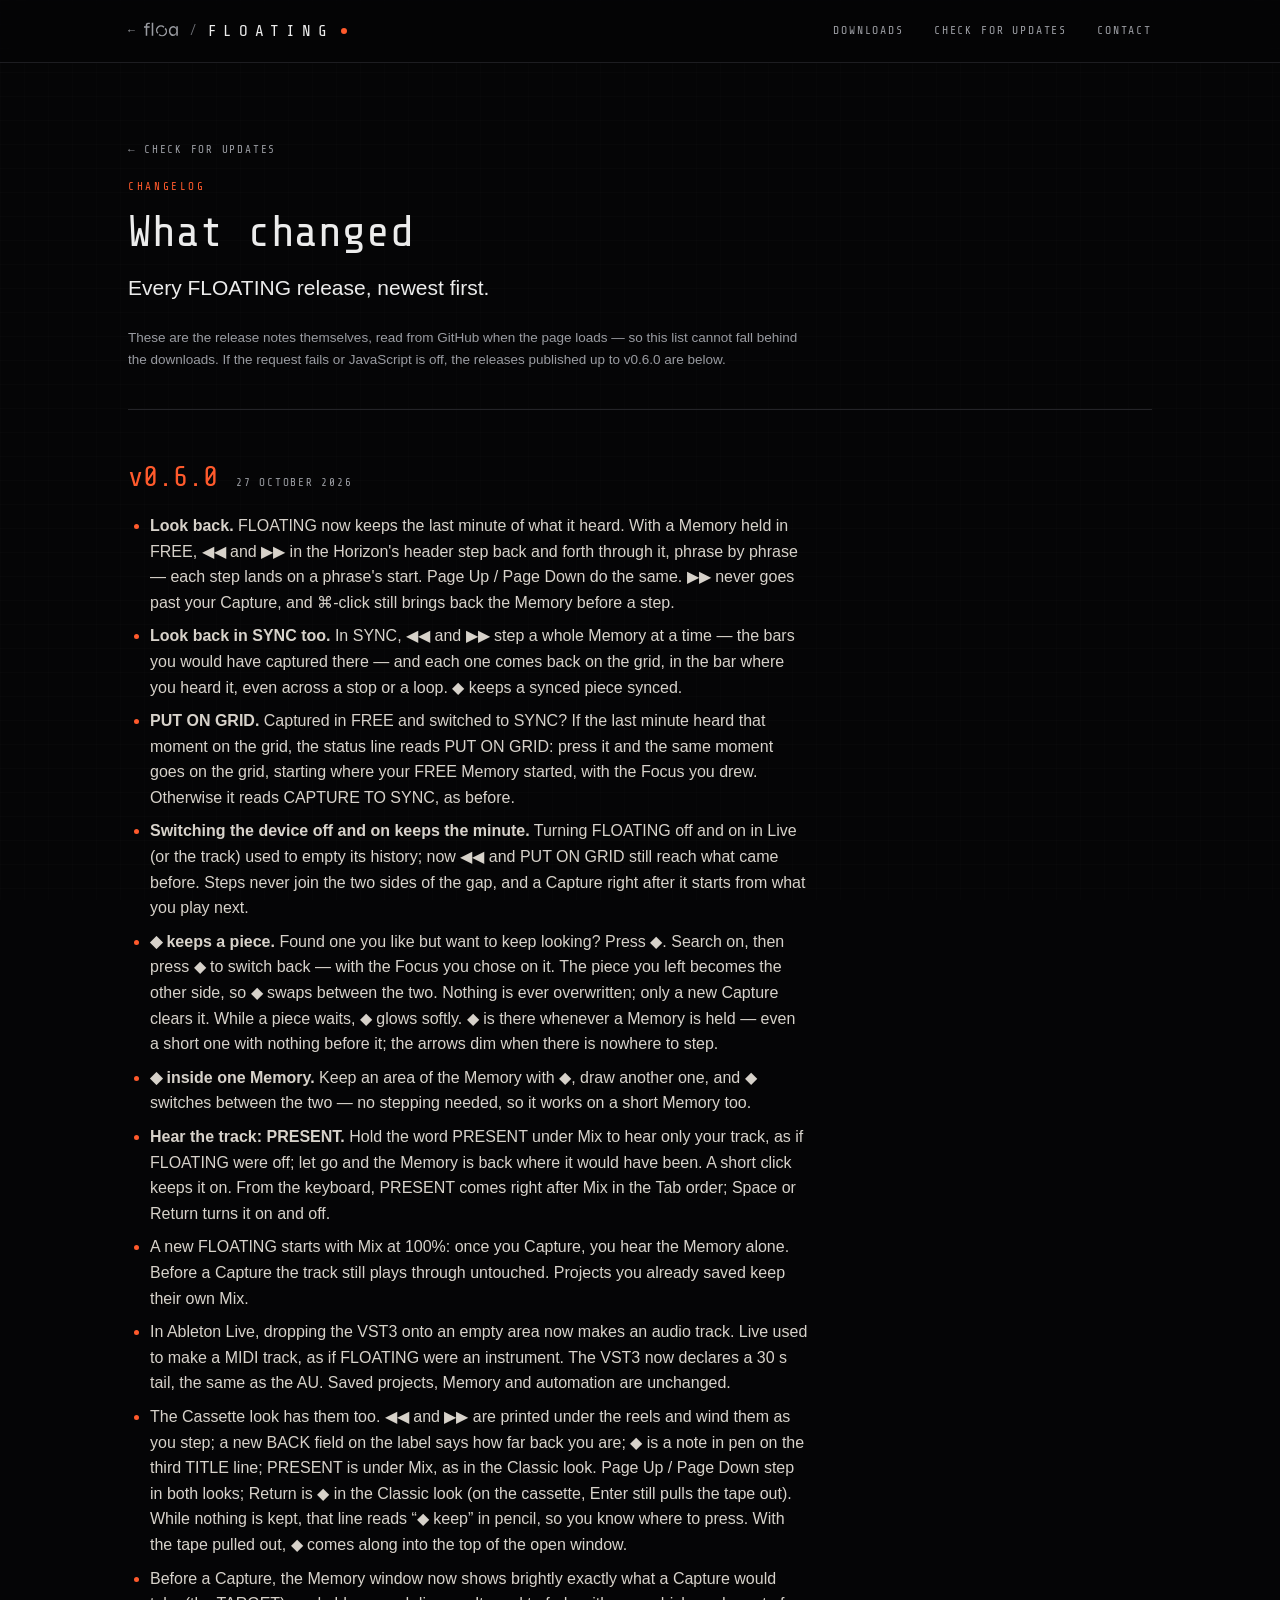
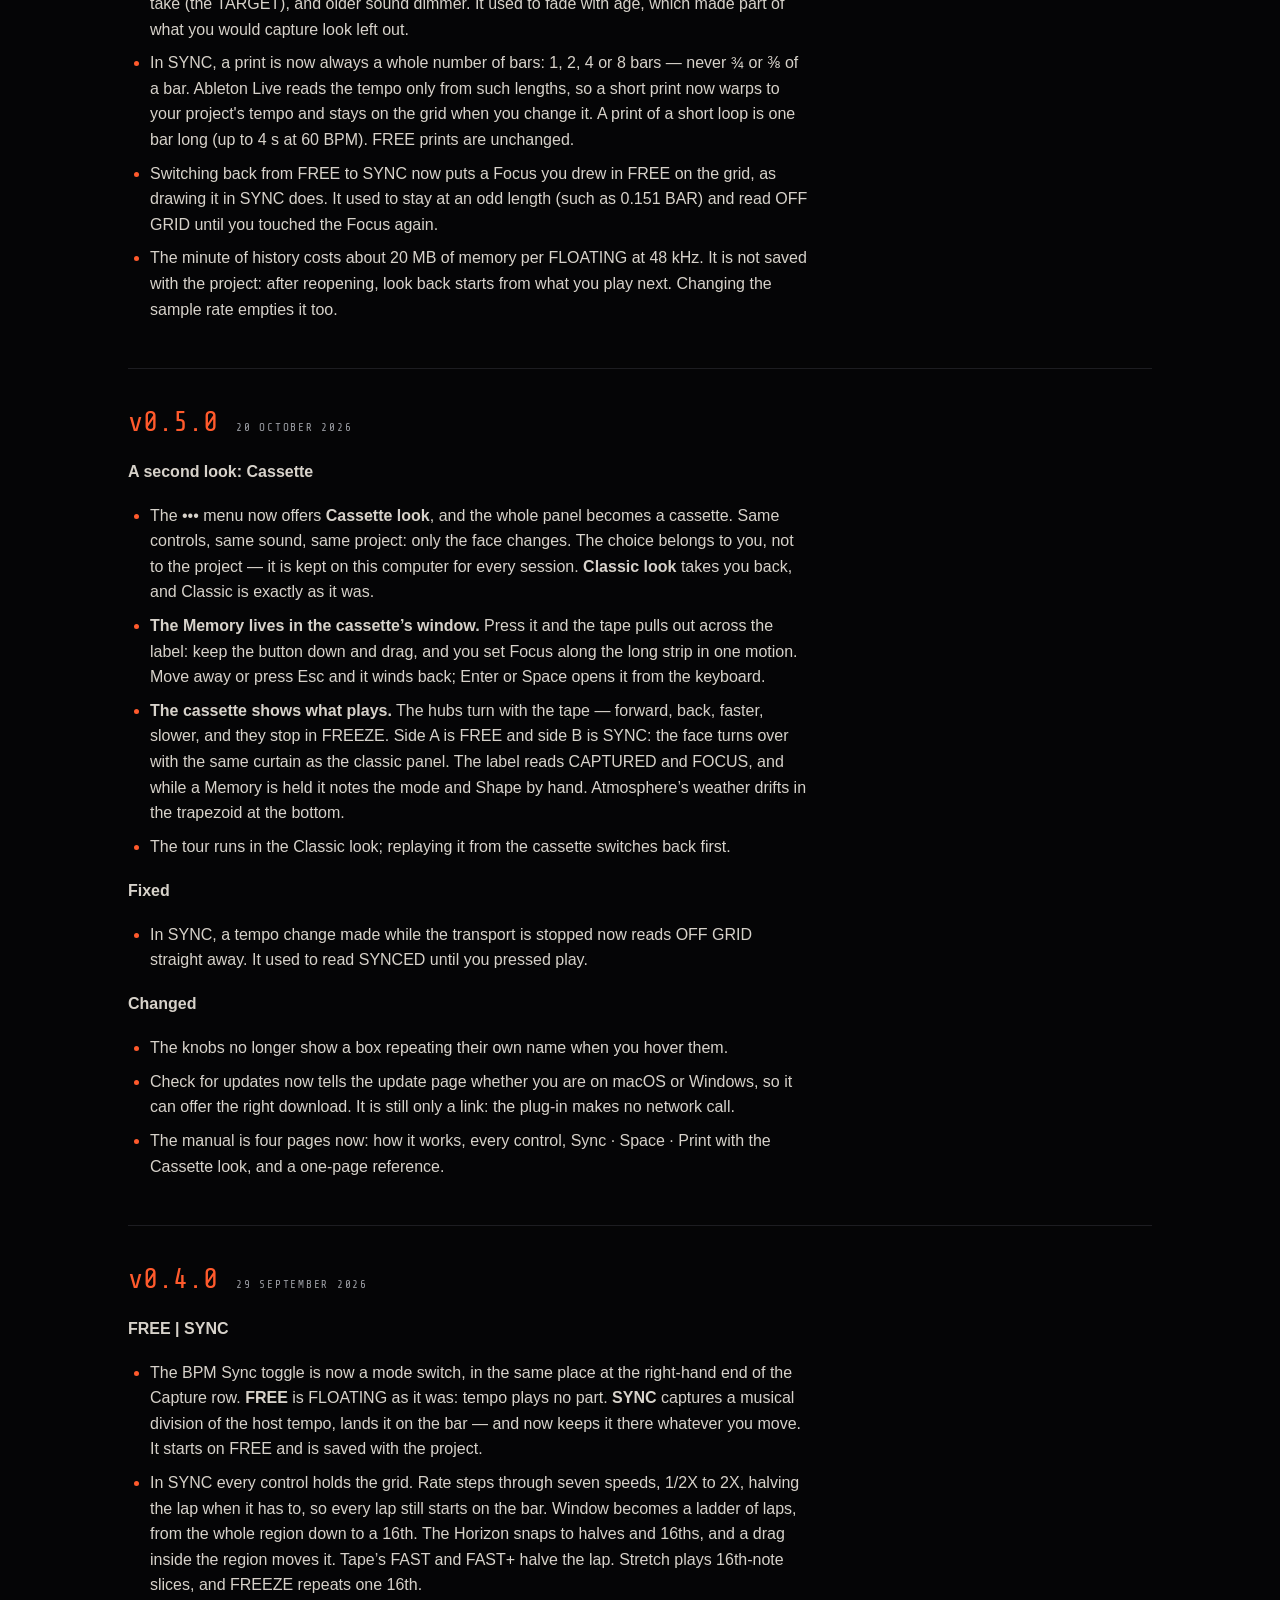
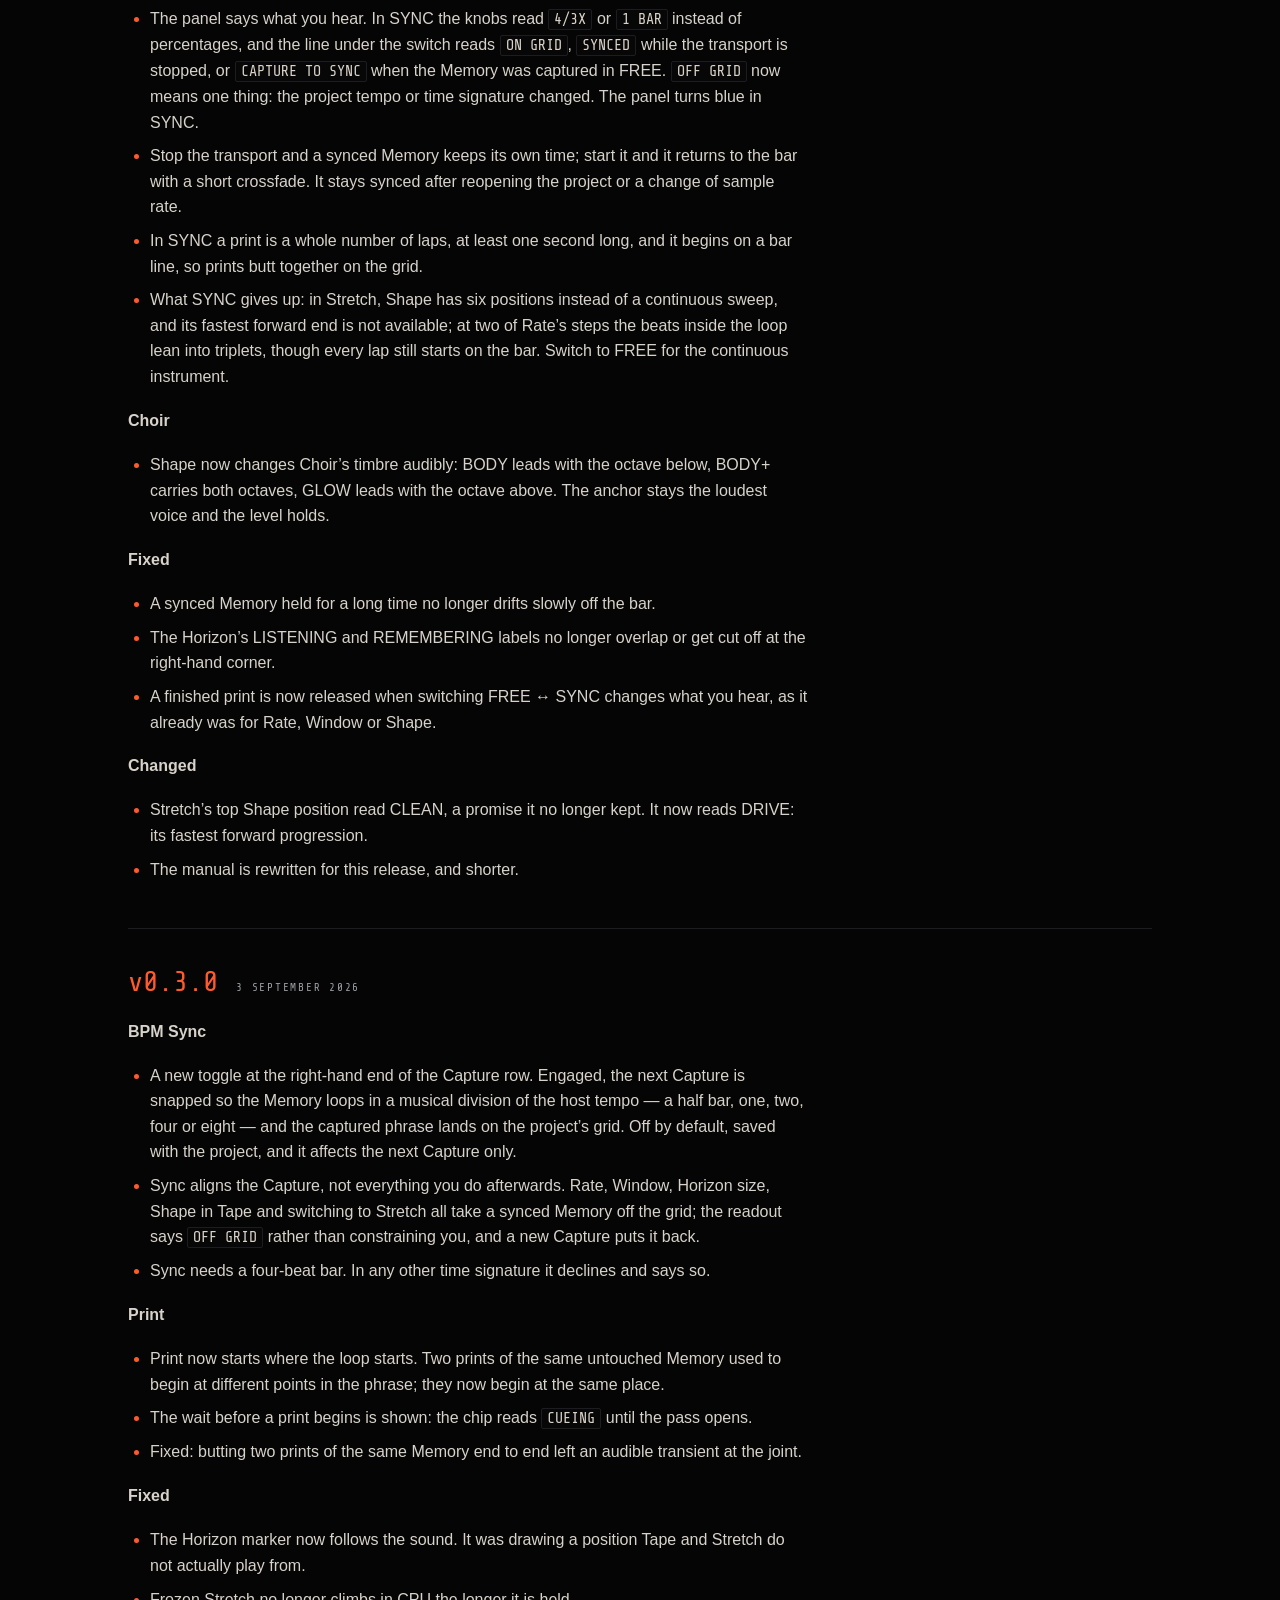
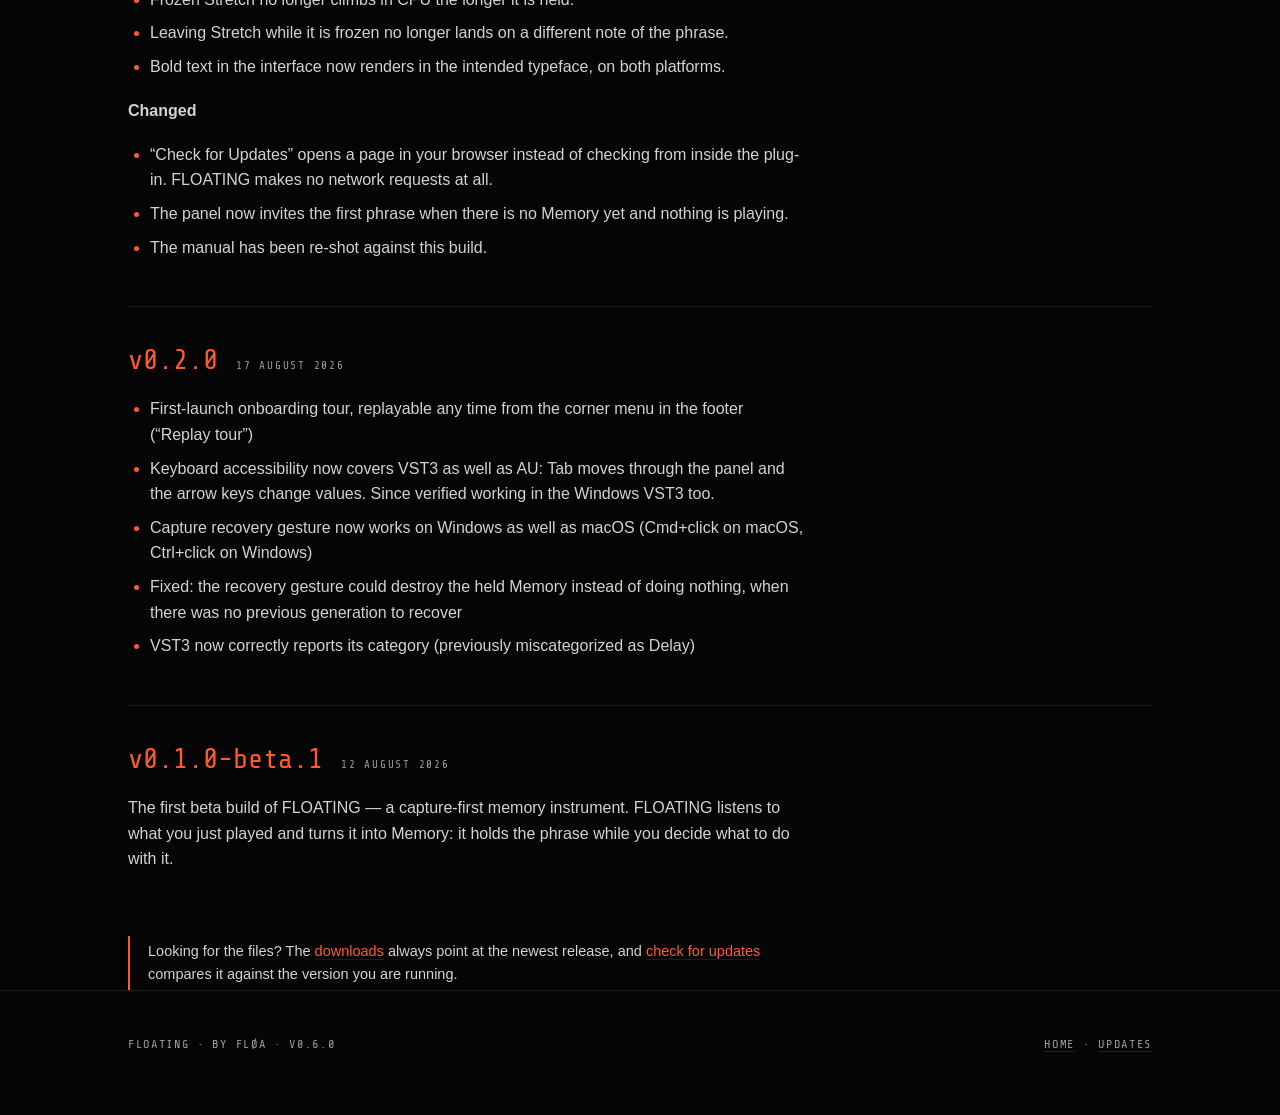
<file: changelog.html>
<!DOCTYPE html>
<html lang="en">
<head>
<meta charset="utf-8">
<meta name="viewport" content="width=device-width, initial-scale=1">
<title>FLOATING — changelog</title>
<meta name="description" content="What changed in each release of FLOATING, straight from the release notes.">
<link rel="canonical" href="https://floamusic.github.io/floating-site/changelog.html">
<meta property="og:type" content="article">
<meta property="og:title" content="FLOATING — changelog">
<meta property="og:description" content="What changed in each release of FLOATING, straight from the release notes.">
<meta property="og:image" content="https://floamusic.github.io/floating-site/assets/img/cassette-hero-wide-1600.jpg">
<meta property="og:url" content="https://floamusic.github.io/floating-site/changelog.html">
<meta name="twitter:card" content="summary_large_image">
<meta name="theme-color" content="#050506">
<link rel="icon" href="assets/img/favicon.svg" type="image/svg+xml">
<link rel="icon" href="assets/img/favicon-32.png" sizes="32x32" type="image/png">
<link rel="apple-touch-icon" href="assets/img/apple-touch-icon.png">
<link rel="stylesheet" href="assets/css/site.css?v=7">
</head>
<body>

<a class="skip" href="#doc">Skip to content</a>

<header class="topbar">
  <div class="wrap">
    <div class="brandline">
      <a class="home-link" href="/" aria-label="Fløa, all instruments">←<svg class="logo" viewBox="30 -700 1762 729.15" aria-hidden="true" focusable="false"><path fill="currentColor" d="M30-425L30-500L324-500L324-425L30-425ZM289-700L289-700L335-700L335-620L289-620Q264-621 243.50-613Q223-605 211-585.50Q199-566 199-530L199-530L199 0L119 0L119-530Q119-590 140.50-627.50Q162-665 200.50-682.50Q239-700 289-700ZM432 0L432-700L512-700L512 0L432 0ZM1542 10L1542 10Q1483 10 1433.50-23.50Q1384-57 1354.50-115.50Q1325-174 1325-249L1325-249Q1325-324 1355-383Q1385-442 1436.50-476Q1488-510 1552-510L1552-510Q1622-510 1658.50-474.50Q1695-439 1708.50-380Q1722-321 1722-249L1722-249Q1722-211 1714-166.50Q1706-122 1686.50-81.50Q1667-41 1632-15.50Q1597 10 1542 10ZM1562-66L1562-66Q1613-66 1646.50-91Q1680-116 1696-157.50Q1712-199 1712-249L1712-249Q1712-304 1695.50-345.50Q1679-387 1645.50-410.50Q1612-434 1562-434L1562-434Q1487-434 1446-381.50Q1405-329 1405-249L1405-249Q1405-196 1425.50-154.50Q1446-113 1481.50-89.50Q1517-66 1562-66ZM1712-100L1712-500L1792-500L1792 0L1719 0Q1719 0 1717.50-18Q1716-36 1714-60Q1712-84 1712-100L1712-100ZM729.03 -106.13A260.1 260.1 0 0 1 1096.87 -473.97L1044.63 -421.73A186.22 186.22 0 0 0 781.27 -158.37ZM1155.97 -414.87A260.1 260.1 0 0 1 788.13 -47.03L840.37 -99.27A186.22 186.22 0 0 0 1103.73 -362.63Z"/></svg></a>
      <span class="home-sep" aria-hidden="true">/</span>
      <a class="wordmark" href="index.html">FLOATING<span class="dot" aria-hidden="true"></span></a>
    </div>
    <nav class="topnav" aria-label="Sections">
      <a href="index.html#beta">Downloads</a>
      <a class="opt" href="updates.html">Check for updates</a>
      <a class="opt" href="index.html#contact">Contact</a>
    </nav>
  </div>
</header>

<main class="doc" id="doc">
  <div class="wrap">

    <a class="crumb" href="updates.html">← Check for updates</a>

    <div class="doc-head">
      <p class="eyebrow">Changelog</p>
      <h1>What changed</h1>
      <p class="lede text">Every FLOATING release, newest first.</p>
      <p class="small muted text">These are the release notes themselves, read from GitHub when the page loads — so this list cannot fall behind the downloads. If the request fails or JavaScript is off, the releases published up to <span data-latest-version>v0.6.0</span> are below.</p>
    </div>

    <!-- STATIC FALLBACK. This is what a reader sees with no JavaScript, or when
         the API is unreachable or rate-limited, so it has to be real content
         rather than a spinner. The script replaces it wholesale on success;
         when a release goes out, this block is what needs updating by hand. -->
    <div id="releases">

      <article class="rel">
        <header class="rel-head">
          <h2>v0.6.0</h2>
          <span class="rel-date">27 October 2026</span>
        </header>
        <div class="rel-body">
          <ul>
            <li><strong>Look back.</strong> FLOATING now keeps the last minute of what it heard. With a Memory held in FREE, ◀◀ and ▶▶ in the Horizon's header step back and forth through it, phrase by phrase — each step lands on a phrase's start. Page Up / Page Down do the same. ▶▶ never goes past your Capture, and ⌘-click still brings back the Memory before a step.</li>
            <li><strong>Look back in SYNC too.</strong> In SYNC, ◀◀ and ▶▶ step a whole Memory at a time — the bars you would have captured there — and each one comes back on the grid, in the bar where you heard it, even across a stop or a loop. ◆ keeps a synced piece synced.</li>
            <li><strong>PUT ON GRID.</strong> Captured in FREE and switched to SYNC? If the last minute heard that moment on the grid, the status line reads PUT ON GRID: press it and the same moment goes on the grid, starting where your FREE Memory started, with the Focus you drew. Otherwise it reads CAPTURE TO SYNC, as before.</li>
            <li><strong>Switching the device off and on keeps the minute.</strong> Turning FLOATING off and on in Live (or the track) used to empty its history; now ◀◀ and PUT ON GRID still reach what came before. Steps never join the two sides of the gap, and a Capture right after it starts from what you play next.</li>
            <li><strong>◆ keeps a piece.</strong> Found one you like but want to keep looking? Press ◆. Search on, then press ◆ to switch back — with the Focus you chose on it. The piece you left becomes the other side, so ◆ swaps between the two. Nothing is ever overwritten; only a new Capture clears it. While a piece waits, ◆ glows softly. ◆ is there whenever a Memory is held — even a short one with nothing before it; the arrows dim when there is nowhere to step.</li>
            <li><strong>◆ inside one Memory.</strong> Keep an area of the Memory with ◆, draw another one, and ◆ switches between the two — no stepping needed, so it works on a short Memory too.</li>
            <li><strong>Hear the track: PRESENT.</strong> Hold the word PRESENT under Mix to hear only your track, as if FLOATING were off; let go and the Memory is back where it would have been. A short click keeps it on. From the keyboard, PRESENT comes right after Mix in the Tab order; Space or Return turns it on and off.</li>
            <li>A new FLOATING starts with Mix at 100%: once you Capture, you hear the Memory alone. Before a Capture the track still plays through untouched. Projects you already saved keep their own Mix.</li>
            <li>In Ableton Live, dropping the VST3 onto an empty area now makes an audio track. Live used to make a MIDI track, as if FLOATING were an instrument. The VST3 now declares a 30 s tail, the same as the AU. Saved projects, Memory and automation are unchanged.</li>
            <li>The Cassette look has them too. ◀◀ and ▶▶ are printed under the reels and wind them as you step; a new BACK field on the label says how far back you are; ◆ is a note in pen on the third TITLE line; PRESENT is under Mix, as in the Classic look. Page Up / Page Down step in both looks; Return is ◆ in the Classic look (on the cassette, Enter still pulls the tape out). While nothing is kept, that line reads “◆ keep” in pencil, so you know where to press. With the tape pulled out, ◆ comes along into the top of the open window.</li>
            <li>Before a Capture, the Memory window now shows brightly exactly what a Capture would take (the TARGET), and older sound dimmer. It used to fade with age, which made part of what you would capture look left out.</li>
            <li>In SYNC, a print is now always a whole number of bars: 1, 2, 4 or 8 bars — never ¾ or ⅜ of a bar. Ableton Live reads the tempo only from such lengths, so a short print now warps to your project's tempo and stays on the grid when you change it. A print of a short loop is one bar long (up to 4 s at 60 BPM). FREE prints are unchanged.</li>
            <li>Switching back from FREE to SYNC now puts a Focus you drew in FREE on the grid, as drawing it in SYNC does. It used to stay at an odd length (such as 0.151 BAR) and read OFF GRID until you touched the Focus again.</li>
            <li>The minute of history costs about 20 MB of memory per FLOATING at 48 kHz. It is not saved with the project: after reopening, look back starts from what you play next. Changing the sample rate empties it too.</li>
          </ul>
        </div>
      </article>

      <article class="rel">
        <header class="rel-head">
          <h2>v0.5.0</h2>
          <span class="rel-date">20 October 2026</span>
        </header>
        <div class="rel-body">
          <p><strong>A second look: Cassette</strong></p>
          <ul>
            <li>The &bull;&bull;&bull; menu now offers <strong>Cassette look</strong>, and the whole panel becomes a cassette. Same controls, same sound, same project: only the face changes. The choice belongs to you, not to the project &mdash; it is kept on this computer for every session. <strong>Classic look</strong> takes you back, and Classic is exactly as it was.</li>
            <li><strong>The Memory lives in the cassette&rsquo;s window.</strong> Press it and the tape pulls out across the label: keep the button down and drag, and you set Focus along the long strip in one motion. Move away or press Esc and it winds back; Enter or Space opens it from the keyboard.</li>
            <li><strong>The cassette shows what plays.</strong> The hubs turn with the tape &mdash; forward, back, faster, slower, and they stop in FREEZE. Side A is FREE and side B is SYNC: the face turns over with the same curtain as the classic panel. The label reads CAPTURED and FOCUS, and while a Memory is held it notes the mode and Shape by hand. Atmosphere&rsquo;s weather drifts in the trapezoid at the bottom.</li>
            <li>The tour runs in the Classic look; replaying it from the cassette switches back first.</li>
          </ul>
          <p><strong>Fixed</strong></p>
          <ul>
            <li>In SYNC, a tempo change made while the transport is stopped now reads OFF GRID straight away. It used to read SYNCED until you pressed play.</li>
          </ul>
          <p><strong>Changed</strong></p>
          <ul>
            <li>The knobs no longer show a box repeating their own name when you hover them.</li>
            <li>Check for updates now tells the update page whether you are on macOS or Windows, so it can offer the right download. It is still only a link: the plug-in makes no network call.</li>
            <li>The manual is four pages now: how it works, every control, Sync &middot; Space &middot; Print with the Cassette look, and a one-page reference.</li>
          </ul>
        </div>
      </article>

      <article class="rel">
        <header class="rel-head">
          <h2>v0.4.0</h2>
          <span class="rel-date">29 September 2026</span>
        </header>
        <div class="rel-body">
          <p><strong>FREE | SYNC</strong></p>
          <ul>
            <li>The BPM Sync toggle is now a mode switch, in the same place at the right-hand end of the Capture row. <strong>FREE</strong> is FLOATING as it was: tempo plays no part. <strong>SYNC</strong> captures a musical division of the host tempo, lands it on the bar &mdash; and now keeps it there whatever you move. It starts on FREE and is saved with the project.</li>
            <li>In SYNC every control holds the grid. Rate steps through seven speeds, 1/2X to 2X, halving the lap when it has to, so every lap still starts on the bar. Window becomes a ladder of laps, from the whole region down to a 16th. The Horizon snaps to halves and 16ths, and a drag inside the region moves it. Tape&rsquo;s FAST and FAST+ halve the lap. Stretch plays 16th-note slices, and FREEZE repeats one 16th.</li>
            <li>The panel says what you hear. In SYNC the knobs read <code>4/3X</code> or <code>1 BAR</code> instead of percentages, and the line under the switch reads <code>ON GRID</code>, <code>SYNCED</code> while the transport is stopped, or <code>CAPTURE TO SYNC</code> when the Memory was captured in FREE. <code>OFF GRID</code> now means one thing: the project tempo or time signature changed. The panel turns blue in SYNC.</li>
            <li>Stop the transport and a synced Memory keeps its own time; start it and it returns to the bar with a short crossfade. It stays synced after reopening the project or a change of sample rate.</li>
            <li>In SYNC a print is a whole number of laps, at least one second long, and it begins on a bar line, so prints butt together on the grid.</li>
            <li>What SYNC gives up: in Stretch, Shape has six positions instead of a continuous sweep, and its fastest forward end is not available; at two of Rate&rsquo;s steps the beats inside the loop lean into triplets, though every lap still starts on the bar. Switch to FREE for the continuous instrument.</li>
          </ul>
          <p><strong>Choir</strong></p>
          <ul>
            <li>Shape now changes Choir&rsquo;s timbre audibly: BODY leads with the octave below, BODY+ carries both octaves, GLOW leads with the octave above. The anchor stays the loudest voice and the level holds.</li>
          </ul>
          <p><strong>Fixed</strong></p>
          <ul>
            <li>A synced Memory held for a long time no longer drifts slowly off the bar.</li>
            <li>The Horizon&rsquo;s LISTENING and REMEMBERING labels no longer overlap or get cut off at the right-hand corner.</li>
            <li>A finished print is now released when switching FREE &harr; SYNC changes what you hear, as it already was for Rate, Window or Shape.</li>
          </ul>
          <p><strong>Changed</strong></p>
          <ul>
            <li>Stretch&rsquo;s top Shape position read CLEAN, a promise it no longer kept. It now reads DRIVE: its fastest forward progression.</li>
            <li>The manual is rewritten for this release, and shorter.</li>
          </ul>
        </div>
      </article>

      <article class="rel">
        <header class="rel-head">
          <h2>v0.3.0</h2>
          <span class="rel-date">3 September 2026</span>
        </header>
        <div class="rel-body">
          <p><strong>BPM Sync</strong></p>
          <ul>
            <li>A new toggle at the right-hand end of the Capture row. Engaged, the next Capture is snapped so the Memory loops in a musical division of the host tempo &mdash; a half bar, one, two, four or eight &mdash; and the captured phrase lands on the project&rsquo;s grid. Off by default, saved with the project, and it affects the next Capture only.</li>
            <li>Sync aligns the Capture, not everything you do afterwards. Rate, Window, Horizon size, Shape in Tape and switching to Stretch all take a synced Memory off the grid; the readout says <code>OFF GRID</code> rather than constraining you, and a new Capture puts it back.</li>
            <li>Sync needs a four-beat bar. In any other time signature it declines and says so.</li>
          </ul>
          <p><strong>Print</strong></p>
          <ul>
            <li>Print now starts where the loop starts. Two prints of the same untouched Memory used to begin at different points in the phrase; they now begin at the same place.</li>
            <li>The wait before a print begins is shown: the chip reads <code>CUEING</code> until the pass opens.</li>
            <li>Fixed: butting two prints of the same Memory end to end left an audible transient at the joint.</li>
          </ul>
          <p><strong>Fixed</strong></p>
          <ul>
            <li>The Horizon marker now follows the sound. It was drawing a position Tape and Stretch do not actually play from.</li>
            <li>Frozen Stretch no longer climbs in CPU the longer it is held.</li>
            <li>Leaving Stretch while it is frozen no longer lands on a different note of the phrase.</li>
            <li>Bold text in the interface now renders in the intended typeface, on both platforms.</li>
          </ul>
          <p><strong>Changed</strong></p>
          <ul>
            <li>&ldquo;Check for Updates&rdquo; opens a page in your browser instead of checking from inside the plug-in. FLOATING makes no network requests at all.</li>
            <li>The panel now invites the first phrase when there is no Memory yet and nothing is playing.</li>
            <li>The manual has been re-shot against this build.</li>
          </ul>
        </div>
      </article>

      <article class="rel">
        <header class="rel-head">
          <h2>v0.2.0</h2>
          <span class="rel-date">17 August 2026</span>
        </header>
        <div class="rel-body">
          <ul>
            <li>First-launch onboarding tour, replayable any time from the corner menu in the footer (&ldquo;Replay tour&rdquo;)</li>
            <li>Keyboard accessibility now covers VST3 as well as AU: Tab moves through the panel and the arrow keys change values. Since verified working in the Windows VST3 too.</li>
            <li>Capture recovery gesture now works on Windows as well as macOS (Cmd+click on macOS, Ctrl+click on Windows)</li>
            <li>Fixed: the recovery gesture could destroy the held Memory instead of doing nothing, when there was no previous generation to recover</li>
            <li>VST3 now correctly reports its category (previously miscategorized as Delay)</li>
          </ul>
        </div>
      </article>

      <article class="rel">
        <header class="rel-head">
          <h2>v0.1.0-beta.1</h2>
          <span class="rel-date">12 August 2026</span>
        </header>
        <div class="rel-body">
          <p>The first beta build of FLOATING — a capture-first memory instrument. FLOATING listens to what you just played and turns it into Memory: it holds the phrase while you decide what to do with it.</p>
        </div>
      </article>

    </div>

    <div class="note">
      <p>Looking for the files? The <a href="index.html#beta">downloads</a> always point at the newest release, and <a href="updates.html">check for updates</a> compares it against the version you are running.</p>
    </div>

  </div>
</main>

<footer>
  <div class="wrap">
    <span class="mono">FLOATING · by Fløa · <span data-latest-version>v0.6.0</span></span>
    <span class="mono"><a href="index.html">Home</a> · <a href="updates.html">Updates</a></span>
  </div>
</footer>

<script>
(function () {
  'use strict';

  var REPO = 'floamusic/floating-site';

  // -------------------------------------------------------------------
  // Markdown subset renderer.
  //
  // Scoped to what the release notes actually use — headings, bold, links,
  // inline code, fenced code, bullet lists and pipe tables — rather than
  // pulling a library in. The site loads nothing from a CDN and this is not
  // worth being the first exception.
  //
  // Everything is HTML-escaped BEFORE any markup is added, so a release body
  // can never inject an element: the only tags in the output are the ones
  // this function writes. Link hrefs must match http(s) to be linked at all,
  // which keeps javascript: URLs out even though only the repo owner can
  // write these bodies.
  // -------------------------------------------------------------------
  var ESC = { '&': '&amp;', '<': '&lt;', '>': '&gt;', '"': '&quot;', "'": '&#39;' };
  function esc (s) { return String(s).replace(/[&<>"']/g, function (c) { return ESC[c]; }); }

  function inline (s) {
    return s
      .replace(/`([^`]+)`/g, '<code>$1</code>')
      .replace(/\*\*([^*]+)\*\*/g, '<strong>$1</strong>')
      .replace(/\[([^\]]+)\]\((https?:\/\/[^)\s]+)\)/g, '<a href="$2" rel="noopener">$1</a>');
  }

  function isTableRow (l) { return /^\s*\|.*\|\s*$/.test(l); }
  function cells (l) {
    return l.replace(/^\s*\|/, '').replace(/\|\s*$/, '').split('|').map(function (c) { return c.trim(); });
  }

  function render (md) {
    var lines = esc(md.replace(/\r\n/g, '\n')).split('\n');
    var out = [], i = 0, para = [];

    function flushPara () {
      if (para.length) { out.push('<p>' + inline(para.join(' ')) + '</p>'); para = []; }
    }

    while (i < lines.length) {
      var l = lines[i];

      if (/^```/.test(l)) {                                   // fenced code
        flushPara();
        var code = [];
        i++;
        while (i < lines.length && !/^```/.test(lines[i])) { code.push(lines[i]); i++; }
        i++;
        out.push('<pre class="path"><code>' + code.join('\n') + '</code></pre>');
        continue;
      }

      if (/^#{1,6}\s+/.test(l)) {                             // heading
        flushPara();
        out.push('<h3>' + inline(l.replace(/^#{1,6}\s+/, '')) + '</h3>');
        i++;
        continue;
      }

      if (isTableRow(l) && i + 1 < lines.length && /^\s*\|[\s:|-]+\|\s*$/.test(lines[i + 1])) {
        flushPara();
        var head = cells(l), rows = [];
        i += 2;
        while (i < lines.length && isTableRow(lines[i])) { rows.push(cells(lines[i])); i++; }
        out.push('<div class="table-scroll"><table><thead><tr>' +
          head.map(function (c) { return '<th scope="col">' + inline(c) + '</th>'; }).join('') +
          '</tr></thead><tbody>' +
          rows.map(function (r) {
            return '<tr>' + r.map(function (c) { return '<td>' + inline(c) + '</td>'; }).join('') + '</tr>';
          }).join('') + '</tbody></table></div>');
        continue;
      }

      if (/^\s*[-*]\s+/.test(l)) {                            // bullet list
        flushPara();
        var items = [];
        while (i < lines.length && /^\s*[-*]\s+/.test(lines[i])) {
          var item = lines[i].replace(/^\s*[-*]\s+/, '');
          i++;
          // a wrapped continuation line belongs to the item above it
          while (i < lines.length && /^\s{2,}\S/.test(lines[i]) && !/^\s*[-*]\s+/.test(lines[i])) {
            item += ' ' + lines[i].trim(); i++;
          }
          items.push('<li>' + inline(item) + '</li>');
        }
        out.push('<ul>' + items.join('') + '</ul>');
        continue;
      }

      if (/^\s*$/.test(l)) { flushPara(); i++; continue; }

      para.push(l.trim());
      i++;
    }
    flushPara();
    return out.join('');
  }

  // -------------------------------------------------------------------
  function fmtDate (iso) {
    var d = new Date(iso);
    if (isNaN(d)) return '';
    return d.toLocaleDateString('en-GB', { day: 'numeric', month: 'long', year: 'numeric' });
  }

  fetch('https://api.github.com/repos/' + REPO + '/releases',
        { headers: { Accept: 'application/vnd.github+json' } })
    .then(function (r) { return r.ok ? r.json() : null; })
    .then(function (list) {
      if (!Array.isArray(list) || !list.length) return;
      var live = list.filter(function (r) { return !r.draft; });
      if (!live.length) return;

      var html = live.map(function (r) {
        var title = esc(r.tag_name || r.name || '');
        var date = r.published_at ? fmtDate(r.published_at) : '';
        var body = r.body ? render(r.body) : '<p class="muted">No notes for this release.</p>';
        return '<article class="rel"><header class="rel-head"><h2>' + title + '</h2>' +
               (date ? '<span class="rel-date">' + esc(date) + '</span>' : '') +
               '</header><div class="rel-body">' + body + '</div></article>';
      }).join('');

      document.getElementById('releases').innerHTML = html;

      var newest = live[0].tag_name;
      if (newest) {
        document.querySelectorAll('[data-latest-version]').forEach(function (n) { n.textContent = newest; });
      }
    })
    .catch(function () { /* the published fallback above stands */ });
})();
</script>

</body>
</html>
</file>
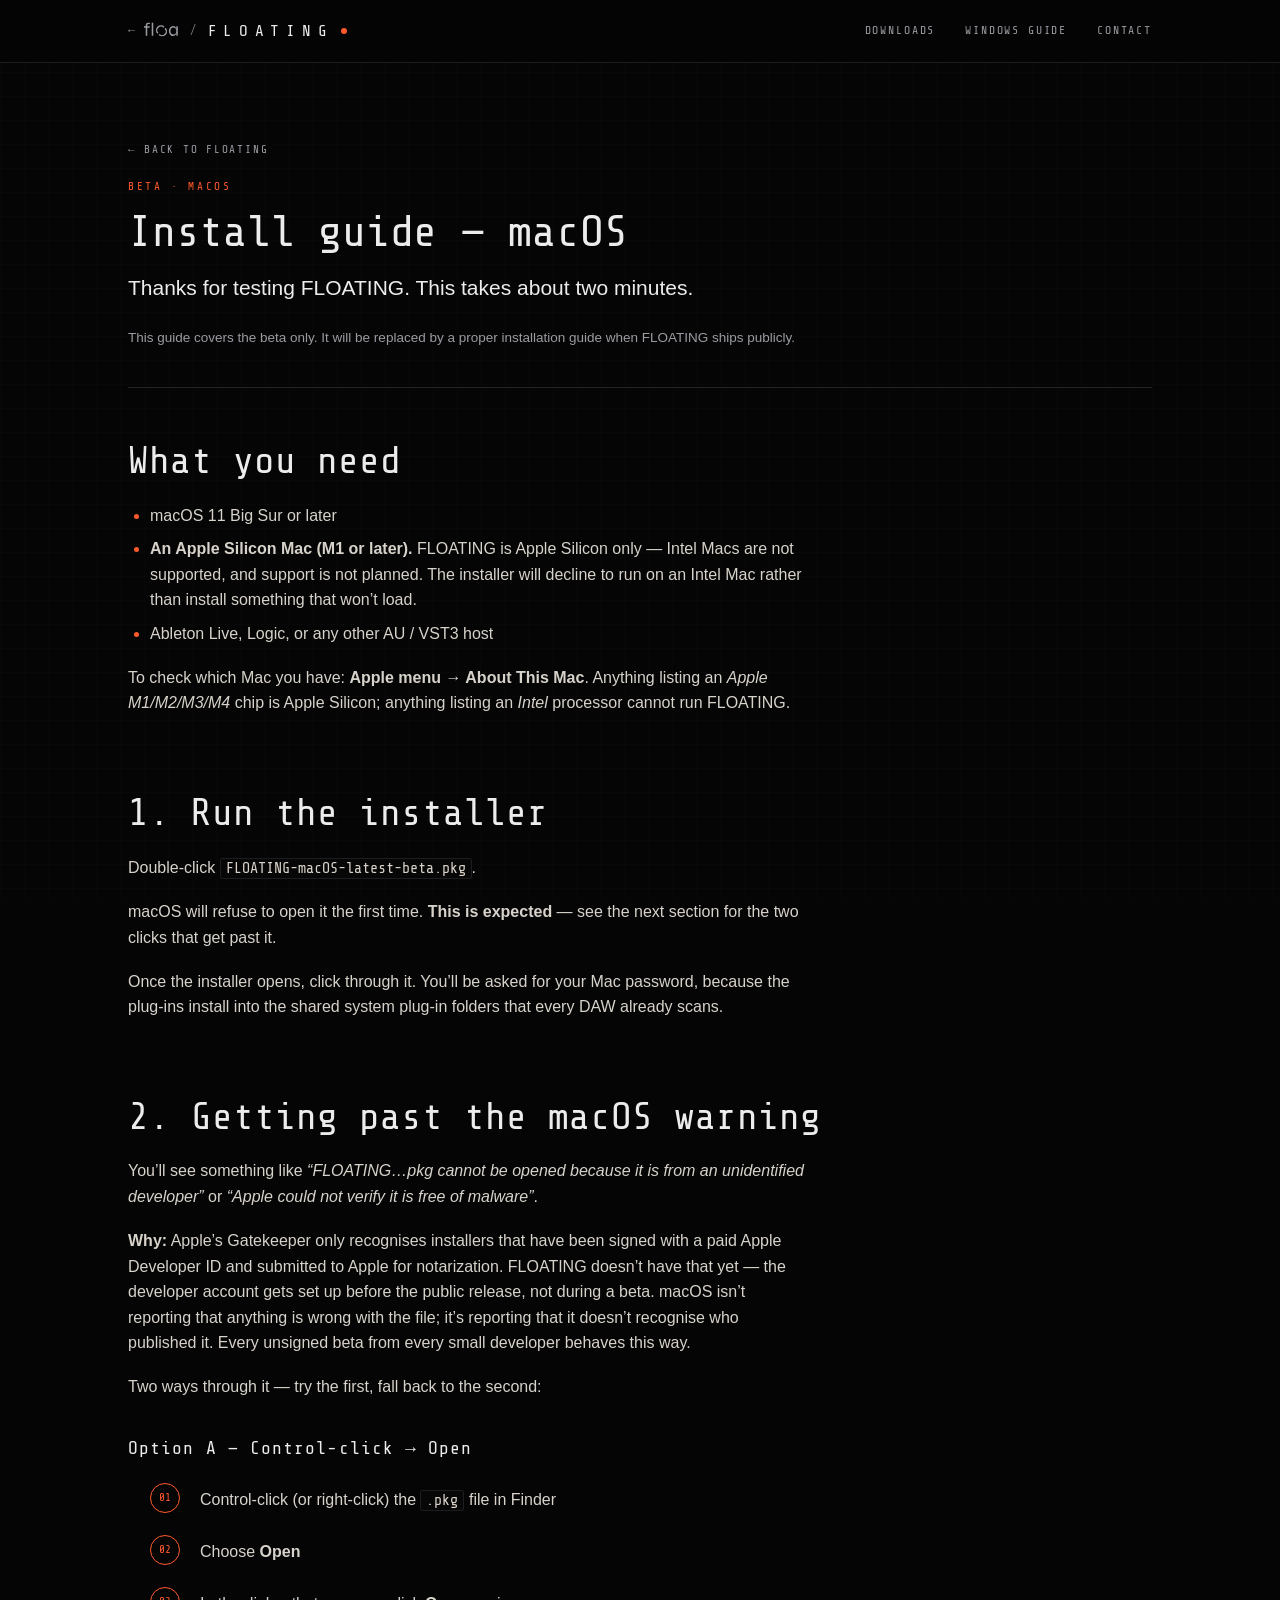
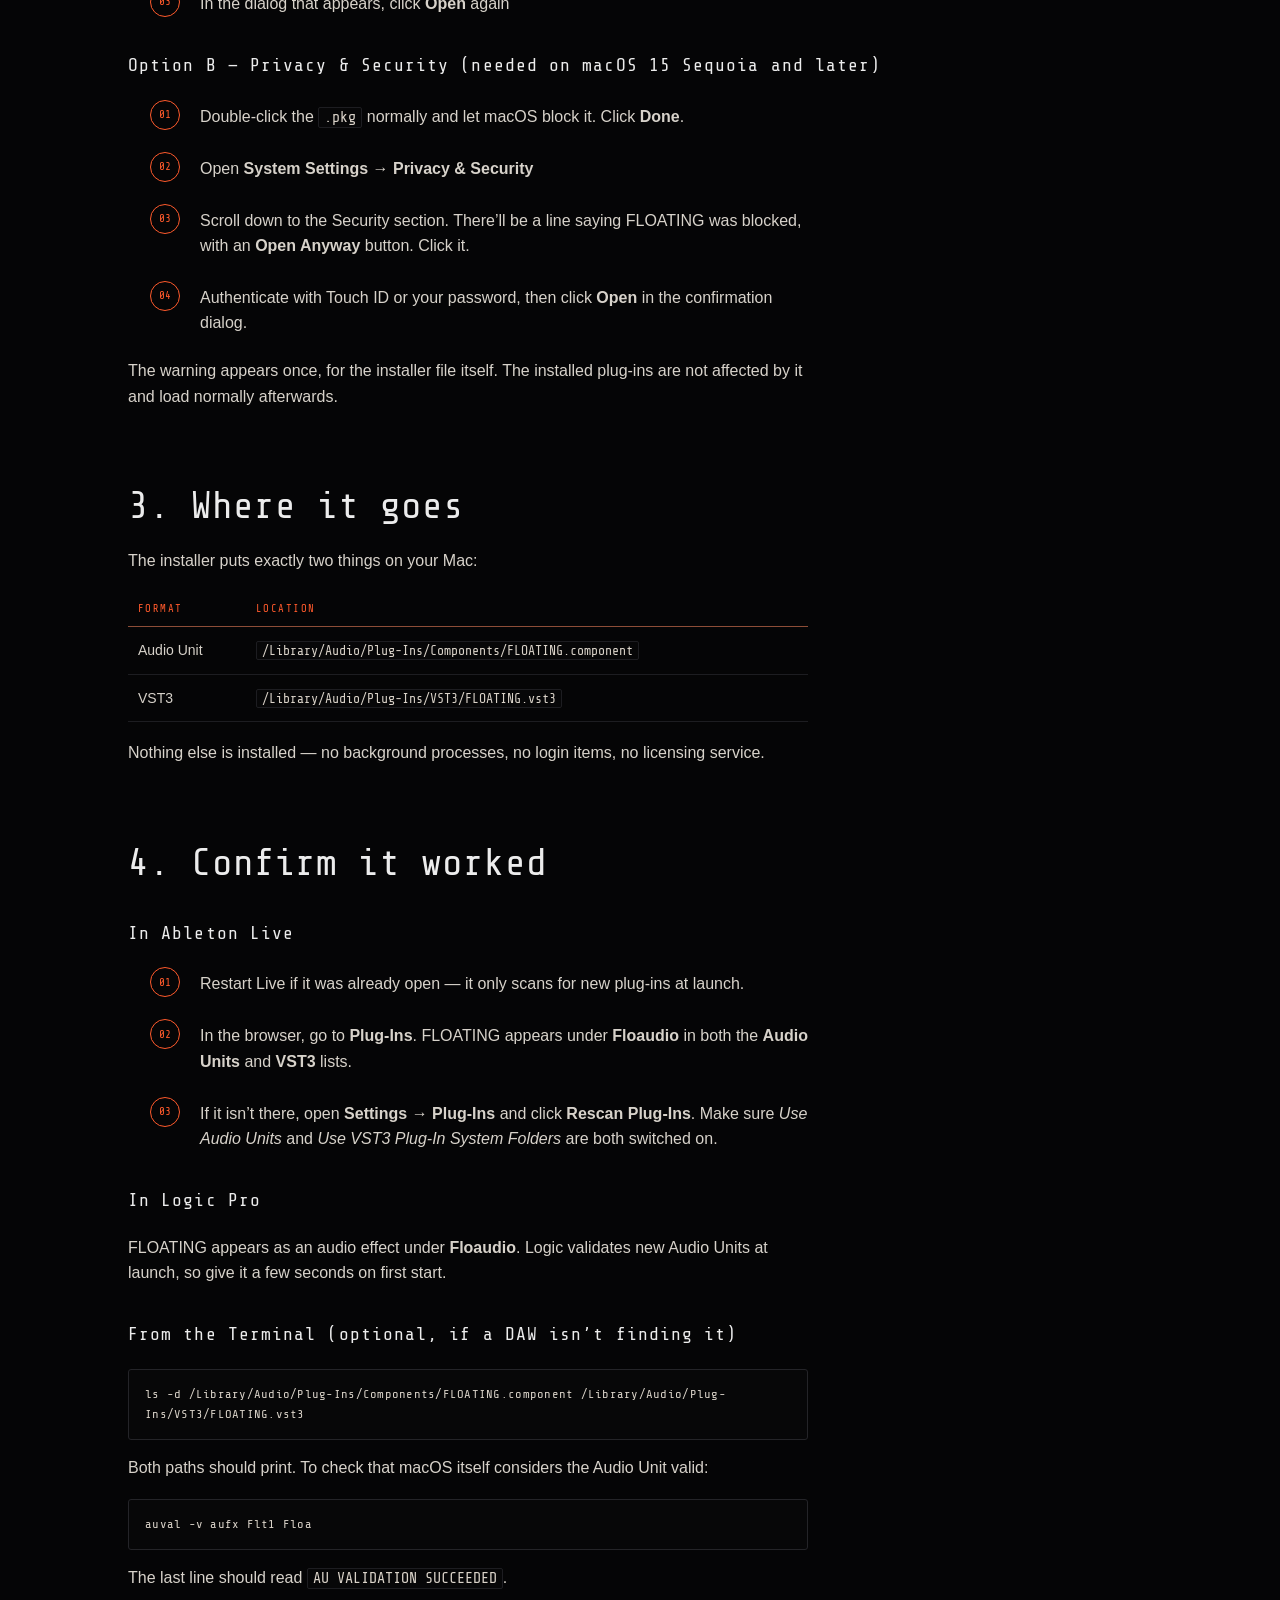
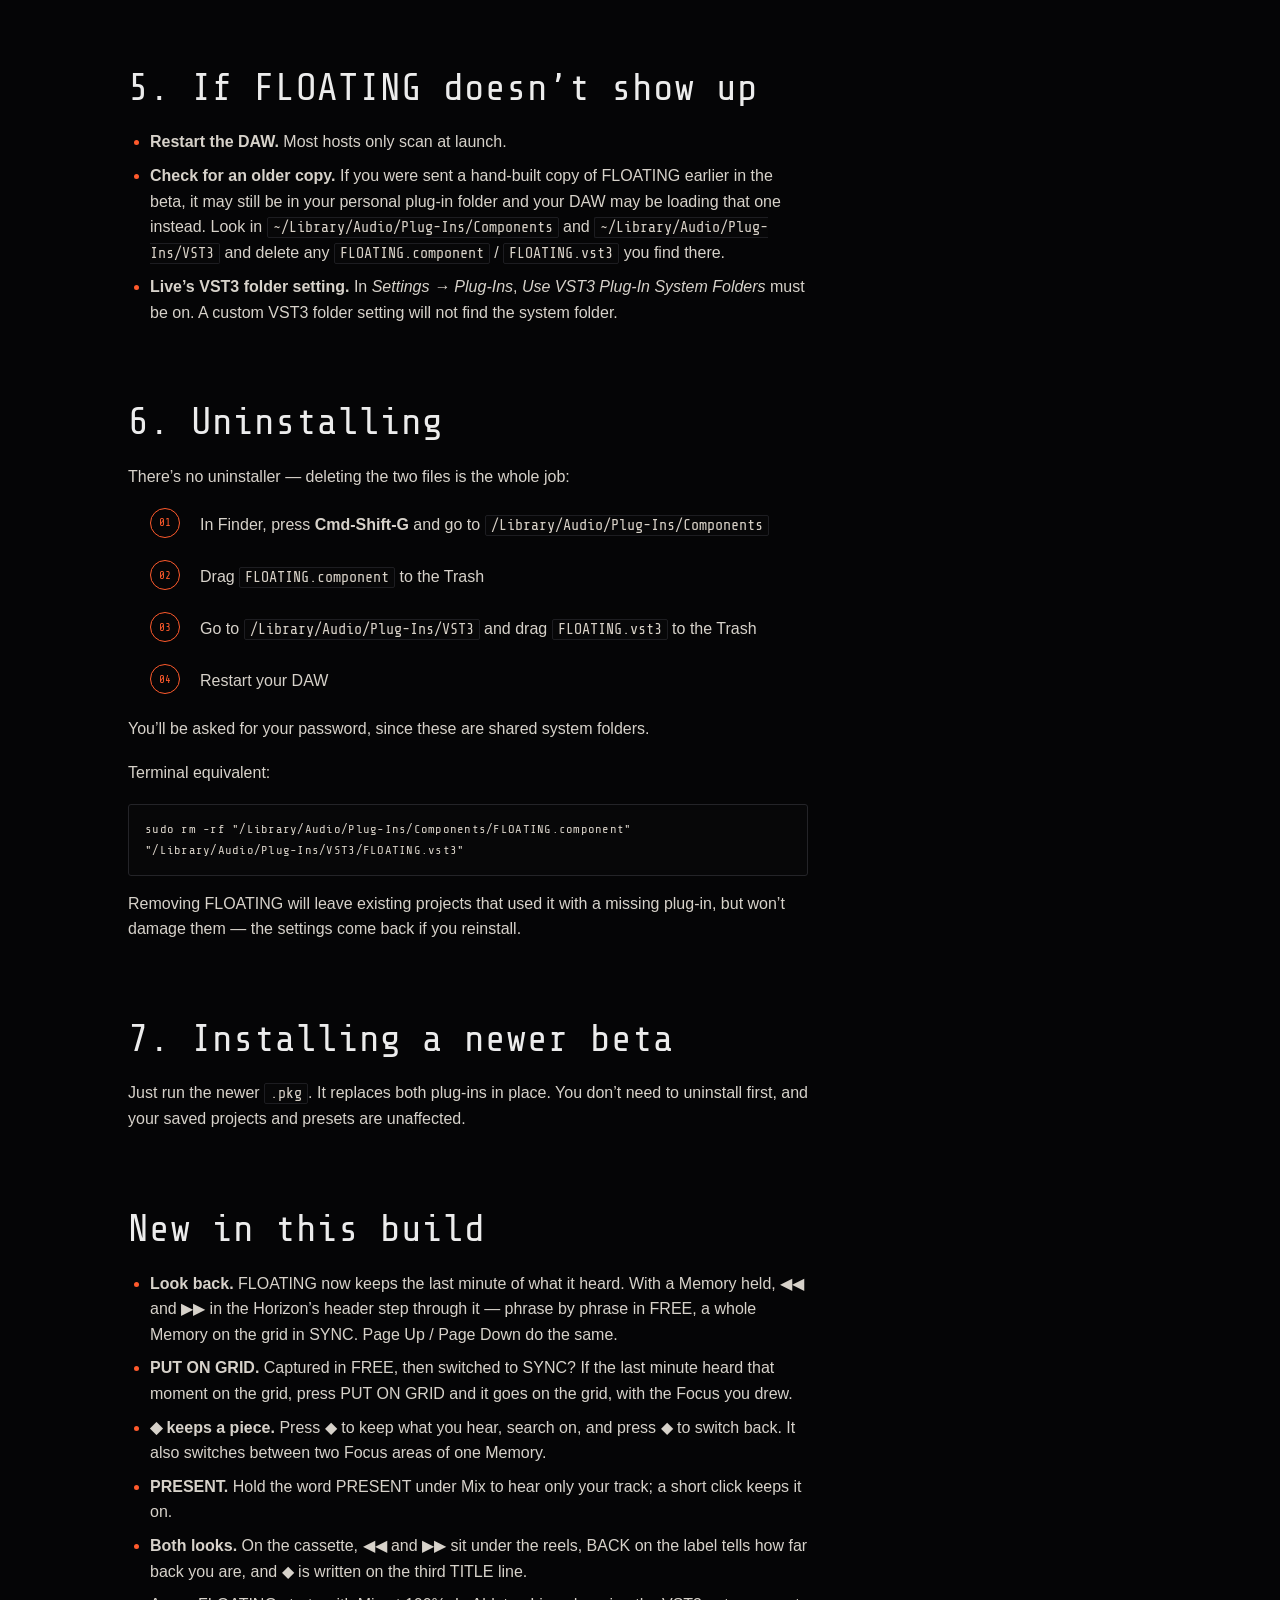
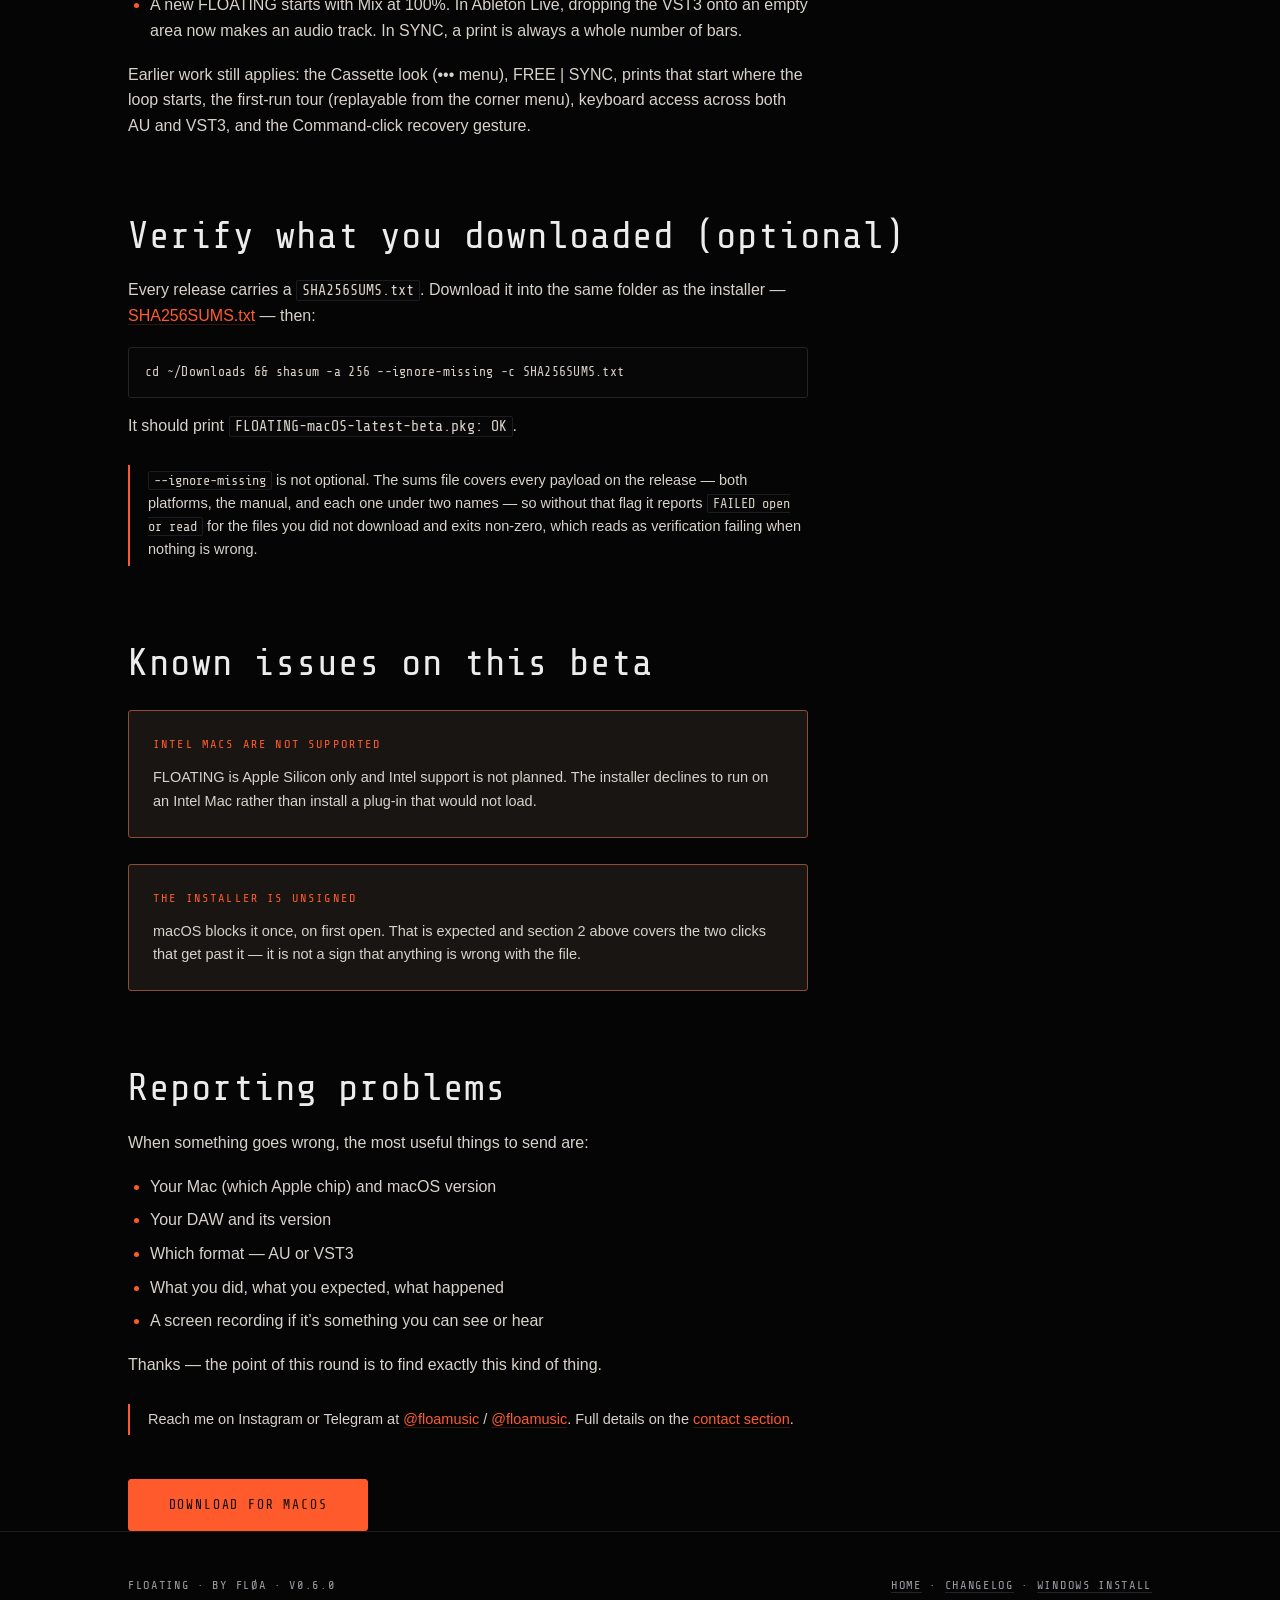
<file: install-macos.html>
<!DOCTYPE html>
<html lang="en">
<head>
<meta charset="utf-8">
<meta name="viewport" content="width=device-width, initial-scale=1">
<title>FLOATING — macOS install guide (beta)</title>
<meta name="description" content="How to install the FLOATING beta on macOS: running the unsigned installer, getting past Gatekeeper, where the AU and VST3 go, and how to confirm your DAW found them.">
<link rel="canonical" href="https://floamusic.github.io/floating-site/install-macos.html">
<meta property="og:type" content="article">
<meta property="og:title" content="FLOATING — macOS install guide (beta)">
<meta property="og:description" content="How to install the FLOATING beta on macOS: running the unsigned installer, getting past Gatekeeper, where the AU and VST3 go, and how to confirm your DAW found them.">
<meta property="og:image" content="https://floamusic.github.io/floating-site/assets/img/cassette-hero-wide-1600.jpg">
<meta property="og:url" content="https://floamusic.github.io/floating-site/install-macos.html">
<meta name="twitter:card" content="summary_large_image">
<meta name="theme-color" content="#050506">
<link rel="icon" href="assets/img/favicon.svg" type="image/svg+xml">
<link rel="icon" href="assets/img/favicon-32.png" sizes="32x32" type="image/png">
<link rel="apple-touch-icon" href="assets/img/apple-touch-icon.png">
<link rel="stylesheet" href="assets/css/site.css?v=7">
</head>
<body>

<a class="skip" href="#doc">Skip to content</a>

<header class="topbar">
  <div class="wrap">
    <div class="brandline">
      <a class="home-link" href="/" aria-label="Fløa, all instruments">←<svg class="logo" viewBox="30 -700 1762 729.15" aria-hidden="true" focusable="false"><path fill="currentColor" d="M30-425L30-500L324-500L324-425L30-425ZM289-700L289-700L335-700L335-620L289-620Q264-621 243.50-613Q223-605 211-585.50Q199-566 199-530L199-530L199 0L119 0L119-530Q119-590 140.50-627.50Q162-665 200.50-682.50Q239-700 289-700ZM432 0L432-700L512-700L512 0L432 0ZM1542 10L1542 10Q1483 10 1433.50-23.50Q1384-57 1354.50-115.50Q1325-174 1325-249L1325-249Q1325-324 1355-383Q1385-442 1436.50-476Q1488-510 1552-510L1552-510Q1622-510 1658.50-474.50Q1695-439 1708.50-380Q1722-321 1722-249L1722-249Q1722-211 1714-166.50Q1706-122 1686.50-81.50Q1667-41 1632-15.50Q1597 10 1542 10ZM1562-66L1562-66Q1613-66 1646.50-91Q1680-116 1696-157.50Q1712-199 1712-249L1712-249Q1712-304 1695.50-345.50Q1679-387 1645.50-410.50Q1612-434 1562-434L1562-434Q1487-434 1446-381.50Q1405-329 1405-249L1405-249Q1405-196 1425.50-154.50Q1446-113 1481.50-89.50Q1517-66 1562-66ZM1712-100L1712-500L1792-500L1792 0L1719 0Q1719 0 1717.50-18Q1716-36 1714-60Q1712-84 1712-100L1712-100ZM729.03 -106.13A260.1 260.1 0 0 1 1096.87 -473.97L1044.63 -421.73A186.22 186.22 0 0 0 781.27 -158.37ZM1155.97 -414.87A260.1 260.1 0 0 1 788.13 -47.03L840.37 -99.27A186.22 186.22 0 0 0 1103.73 -362.63Z"/></svg></a>
      <span class="home-sep" aria-hidden="true">/</span>
      <a class="wordmark" href="index.html">FLOATING<span class="dot" aria-hidden="true"></span></a>
    </div>
    <nav class="topnav" aria-label="Sections">
      <a href="index.html#beta">Downloads</a>
      <a class="opt" href="install-windows.html">Windows guide</a>
      <a class="opt" href="index.html#contact">Contact</a>
    </nav>
  </div>
</header>

<main class="doc" id="doc">
  <div class="wrap">

    <a class="crumb" href="index.html">← Back to FLOATING</a>

    <div class="doc-head">
      <p class="eyebrow">Beta · macOS</p>
      <h1>Install guide — macOS</h1>
      <p class="lede text">Thanks for testing FLOATING. This takes about two minutes.</p>
      <p class="small muted text">This guide covers the beta only. It will be replaced by a proper installation guide when FLOATING ships publicly.</p>
    </div>

    <h2>What you need</h2>
    <ul>
      <li>macOS 11 Big Sur or later</li>
      <li><strong>An Apple Silicon Mac (M1 or later).</strong> FLOATING is Apple Silicon only — Intel Macs are not supported, and support is not planned. The installer will decline to run on an Intel Mac rather than install something that won’t load.</li>
      <li>Ableton Live, Logic, or any other AU / VST3 host</li>
    </ul>
    <p>To check which Mac you have: <strong>Apple menu → About This Mac</strong>. Anything listing an <em>Apple M1/M2/M3/M4</em> chip is Apple Silicon; anything listing an <em>Intel</em> processor cannot run FLOATING.</p>

    <h2>1. Run the installer</h2>
    <p>Double-click <code>FLOATING-macOS-latest-beta.pkg</code>.</p>
    <p>macOS will refuse to open it the first time. <strong>This is expected</strong> — see the next section for the two clicks that get past it.</p>
    <p>Once the installer opens, click through it. You’ll be asked for your Mac password, because the plug-ins install into the shared system plug-in folders that every DAW already scans.</p>

    <h2>2. Getting past the macOS warning</h2>
    <p>You’ll see something like <em>“FLOATING…pkg cannot be opened because it is from an unidentified developer”</em> or <em>“Apple could not verify it is free of malware”</em>.</p>
    <p><strong>Why:</strong> Apple’s Gatekeeper only recognises installers that have been signed with a paid Apple Developer ID and submitted to Apple for notarization. FLOATING doesn’t have that yet — the developer account gets set up before the public release, not during a beta. macOS isn’t reporting that anything is wrong with the file; it’s reporting that it doesn’t recognise who published it. Every unsigned beta from every small developer behaves this way.</p>
    <p>Two ways through it — try the first, fall back to the second:</p>

    <h3>Option A — Control-click → Open</h3>
    <ol class="steps">
      <li><p>Control-click (or right-click) the <code>.pkg</code> file in Finder</p></li>
      <li><p>Choose <strong>Open</strong></p></li>
      <li><p>In the dialog that appears, click <strong>Open</strong> again</p></li>
    </ol>

    <h3>Option B — Privacy &amp; Security (needed on macOS 15 Sequoia and later)</h3>
    <ol class="steps">
      <li><p>Double-click the <code>.pkg</code> normally and let macOS block it. Click <strong>Done</strong>.</p></li>
      <li><p>Open <strong>System Settings → Privacy &amp; Security</strong></p></li>
      <li><p>Scroll down to the Security section. There’ll be a line saying FLOATING was blocked, with an <strong>Open Anyway</strong> button. Click it.</p></li>
      <li><p>Authenticate with Touch ID or your password, then click <strong>Open</strong> in the confirmation dialog.</p></li>
    </ol>
    <p>The warning appears once, for the installer file itself. The installed plug-ins are not affected by it and load normally afterwards.</p>

    <h2>3. Where it goes</h2>
    <p>The installer puts exactly two things on your Mac:</p>
    <div class="table-scroll">
      <table>
        <thead><tr><th scope="col">Format</th><th scope="col">Location</th></tr></thead>
        <tbody>
          <tr><td>Audio Unit</td><td><code>/Library/Audio/Plug-Ins/Components/FLOATING.component</code></td></tr>
          <tr><td>VST3</td><td><code>/Library/Audio/Plug-Ins/VST3/FLOATING.vst3</code></td></tr>
        </tbody>
      </table>
    </div>
    <p>Nothing else is installed — no background processes, no login items, no licensing service.</p>

    <h2>4. Confirm it worked</h2>

    <h3>In Ableton Live</h3>
    <ol class="steps">
      <li><p>Restart Live if it was already open — it only scans for new plug-ins at launch.</p></li>
      <li><p>In the browser, go to <strong>Plug-Ins</strong>. FLOATING appears under <strong>Floaudio</strong> in both the <strong>Audio Units</strong> and <strong>VST3</strong> lists.</p></li>
      <li><p>If it isn’t there, open <strong>Settings → Plug-Ins</strong> and click <strong>Rescan Plug-Ins</strong>. Make sure <em>Use Audio Units</em> and <em>Use VST3 Plug-In System Folders</em> are both switched on.</p></li>
    </ol>

    <h3>In Logic Pro</h3>
    <p>FLOATING appears as an audio effect under <strong>Floaudio</strong>. Logic validates new Audio Units at launch, so give it a few seconds on first start.</p>

    <h3>From the Terminal (optional, if a DAW isn’t finding it)</h3>
    <pre class="path"><code>ls -d /Library/Audio/Plug-Ins/Components/FLOATING.component /Library/Audio/Plug-Ins/VST3/FLOATING.vst3</code></pre>
    <p>Both paths should print. To check that macOS itself considers the Audio Unit valid:</p>
    <pre class="path"><code>auval -v aufx Flt1 Floa</code></pre>
    <p>The last line should read <code>AU VALIDATION SUCCEEDED</code>.</p>

    <h2>5. If FLOATING doesn’t show up</h2>
    <ul>
      <li><strong>Restart the DAW.</strong> Most hosts only scan at launch.</li>
      <li><strong>Check for an older copy.</strong> If you were sent a hand-built copy of FLOATING earlier in the beta, it may still be in your personal plug-in folder and your DAW may be loading that one instead. Look in <code>~/Library/Audio/Plug-Ins/Components</code> and <code>~/Library/Audio/Plug-Ins/VST3</code> and delete any <code>FLOATING.component</code> / <code>FLOATING.vst3</code> you find there.</li>
      <li><strong>Live’s VST3 folder setting.</strong> In <em>Settings → Plug-Ins</em>, <em>Use VST3 Plug-In System Folders</em> must be on. A custom VST3 folder setting will not find the system folder.</li>
    </ul>

    <h2>6. Uninstalling</h2>
    <p>There’s no uninstaller — deleting the two files is the whole job:</p>
    <ol class="steps">
      <li><p>In Finder, press <strong>Cmd-Shift-G</strong> and go to <code>/Library/Audio/Plug-Ins/Components</code></p></li>
      <li><p>Drag <code>FLOATING.component</code> to the Trash</p></li>
      <li><p>Go to <code>/Library/Audio/Plug-Ins/VST3</code> and drag <code>FLOATING.vst3</code> to the Trash</p></li>
      <li><p>Restart your DAW</p></li>
    </ol>
    <p>You’ll be asked for your password, since these are shared system folders.</p>
    <p>Terminal equivalent:</p>
    <pre class="path"><code>sudo rm -rf "/Library/Audio/Plug-Ins/Components/FLOATING.component" "/Library/Audio/Plug-Ins/VST3/FLOATING.vst3"</code></pre>
    <p>Removing FLOATING will leave existing projects that used it with a missing plug-in, but won’t damage them — the settings come back if you reinstall.</p>

    <h2>7. Installing a newer beta</h2>
    <p>Just run the newer <code>.pkg</code>. It replaces both plug-ins in place. You don’t need to uninstall first, and your saved projects and presets are unaffected.</p>

    <h2>New in this build</h2>
    <ul>
      <li><strong>Look back.</strong> FLOATING now keeps the last minute of what it heard. With a Memory held, ◀◀ and ▶▶ in the Horizon’s header step through it — phrase by phrase in FREE, a whole Memory on the grid in SYNC. Page Up / Page Down do the same.</li>
      <li><strong>PUT ON GRID.</strong> Captured in FREE, then switched to SYNC? If the last minute heard that moment on the grid, press PUT ON GRID and it goes on the grid, with the Focus you drew.</li>
      <li><strong>◆ keeps a piece.</strong> Press ◆ to keep what you hear, search on, and press ◆ to switch back. It also switches between two Focus areas of one Memory.</li>
      <li><strong>PRESENT.</strong> Hold the word PRESENT under Mix to hear only your track; a short click keeps it on.</li>
      <li><strong>Both looks.</strong> On the cassette, ◀◀ and ▶▶ sit under the reels, BACK on the label tells how far back you are, and ◆ is written on the third TITLE line.</li>
      <li>A new FLOATING starts with Mix at 100%. In Ableton Live, dropping the VST3 onto an empty area now makes an audio track. In SYNC, a print is always a whole number of bars.</li>
    </ul>
    <p>Earlier work still applies: the Cassette look (••• menu), FREE | SYNC, prints that start where the loop starts, the first-run tour (replayable from the corner menu), keyboard access across both AU and VST3, and the Command-click recovery gesture.</p>

    <h2>Verify what you downloaded (optional)</h2>
    <p>Every release carries a <code>SHA256SUMS.txt</code>. Download it into the same folder as the installer — <a href="https://github.com/floamusic/floating-site/releases/latest/download/SHA256SUMS.txt">SHA256SUMS.txt</a> — then:</p>
    <p class="path">cd ~/Downloads &amp;&amp; shasum -a 256 --ignore-missing -c SHA256SUMS.txt</p>
    <p>It should print <code>FLOATING-macOS-latest-beta.pkg: OK</code>.</p>
    <div class="note">
      <p><code>--ignore-missing</code> is not optional. The sums file covers every payload on the release — both platforms, the manual, and each one under two names — so without that flag it reports <code>FAILED open or read</code> for the files you did not download and exits non-zero, which reads as verification failing when nothing is wrong.</p>
    </div>

    <h2>Known issues on this beta</h2>
    <div class="warning">
      <h4>Intel Macs are not supported</h4>
      <p>FLOATING is Apple Silicon only and Intel support is not planned. The installer declines to run on an Intel Mac rather than install a plug-in that would not load.</p>
    </div>
    <div class="warning">
      <h4>The installer is unsigned</h4>
      <p>macOS blocks it once, on first open. That is expected and section 2 above covers the two clicks that get past it — it is not a sign that anything is wrong with the file.</p>
    </div>

    <h2>Reporting problems</h2>
    <p>When something goes wrong, the most useful things to send are:</p>
    <ul>
      <li>Your Mac (which Apple chip) and macOS version</li>
      <li>Your DAW and its version</li>
      <li>Which format — AU or VST3</li>
      <li>What you did, what you expected, what happened</li>
      <li>A screen recording if it’s something you can see or hear</li>
    </ul>
    <p>Thanks — the point of this round is to find exactly this kind of thing.</p>

    <div class="note">
      <p>Reach me on Instagram or Telegram at <a href="https://instagram.com/floamusic" rel="noopener">@floamusic</a> / <a href="https://t.me/floamusic" rel="noopener">@floamusic</a>. Full details on the <a href="index.html#contact">contact section</a>.</p>
    </div>

    <p style="margin-top:44px">
      <a class="btn wide" href="https://github.com/floamusic/floating-site/releases/latest/download/FLOATING-macOS-latest-beta.pkg">Download for macOS</a>
    </p>

  </div>
</main>

<footer>
  <div class="wrap">
    <span class="mono">FLOATING · by Fløa · <span data-latest-version>v0.6.0</span></span>
    <span class="mono"><a href="index.html">Home</a> · <a href="changelog.html">Changelog</a> · <a href="install-windows.html">Windows install</a></span>
  </div>
</footer>

<!-- The version above is correct as published. This only keeps it current if a
     newer release goes up before the page is next edited; if the request fails,
     is rate-limited, or JS is off, the published value stands. The answer is kept
     for an hour under the same key the Fløa showcase uses (one origin), so moving
     between the pages spends one of GitHub's 60 hourly requests per visitor, not
     one per page. updates.html always asks afresh. -->
<script>
(function () {
  var KEY = 'floa.floatingTag', HOUR = 3600000, TAG = /^v\d+\.\d+\.\d+/;
  var els = document.querySelectorAll('[data-latest-version]');
  function parts(t) { return t.match(/\d+/g).slice(0, 3).map(Number); }
  // Never older than the published value: a tag kept from before this page was refreshed must
  // not wind the number back.
  function show(tag) {
    if (!els.length) return;
    var a = parts(tag), b = parts(els[0].textContent);
    for (var i = 0; i < 3; i++) { if (a[i] !== b[i]) { if (a[i] < b[i]) return; break; } }
    els.forEach(function (el) { el.textContent = tag; });
  }
  try {
    var kept = JSON.parse(localStorage.getItem(KEY) || 'null');
    if (kept && TAG.test(kept.tag) && Date.now() - kept.at < HOUR) { show(kept.tag); return; }
  } catch (e) {}
  if (!window.fetch) return;
  fetch('https://api.github.com/repos/floamusic/floating-site/releases/latest',
        { headers: { Accept: 'application/vnd.github+json' } })
    .then(function (r) { return r.ok ? r.json() : null; })
    .then(function (d) {
      if (!d || !TAG.test(d.tag_name || '')) return;
      show(d.tag_name);
      try { localStorage.setItem(KEY, JSON.stringify({ tag: d.tag_name, at: Date.now() })); } catch (e) {}
    })
    .catch(function () { /* published value stands */ });
})();
</script>

</body>
</html>
</file>
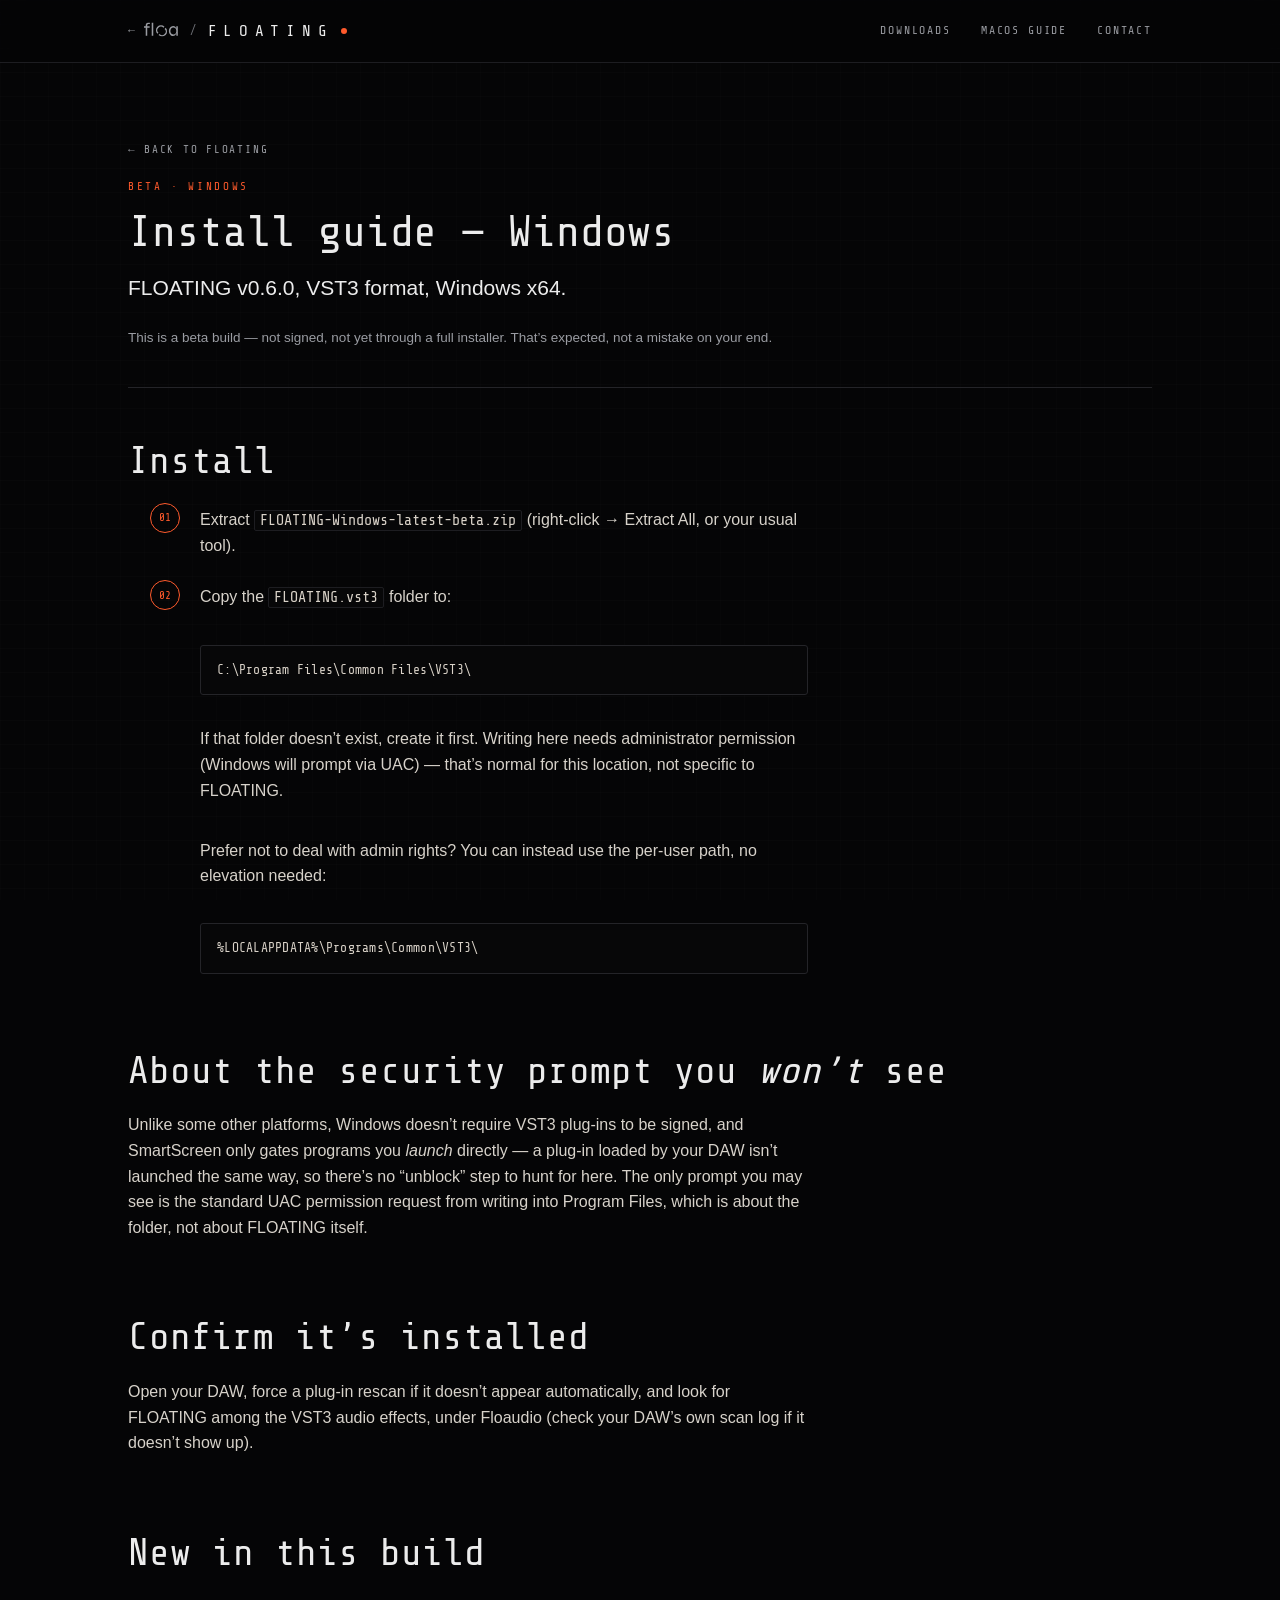
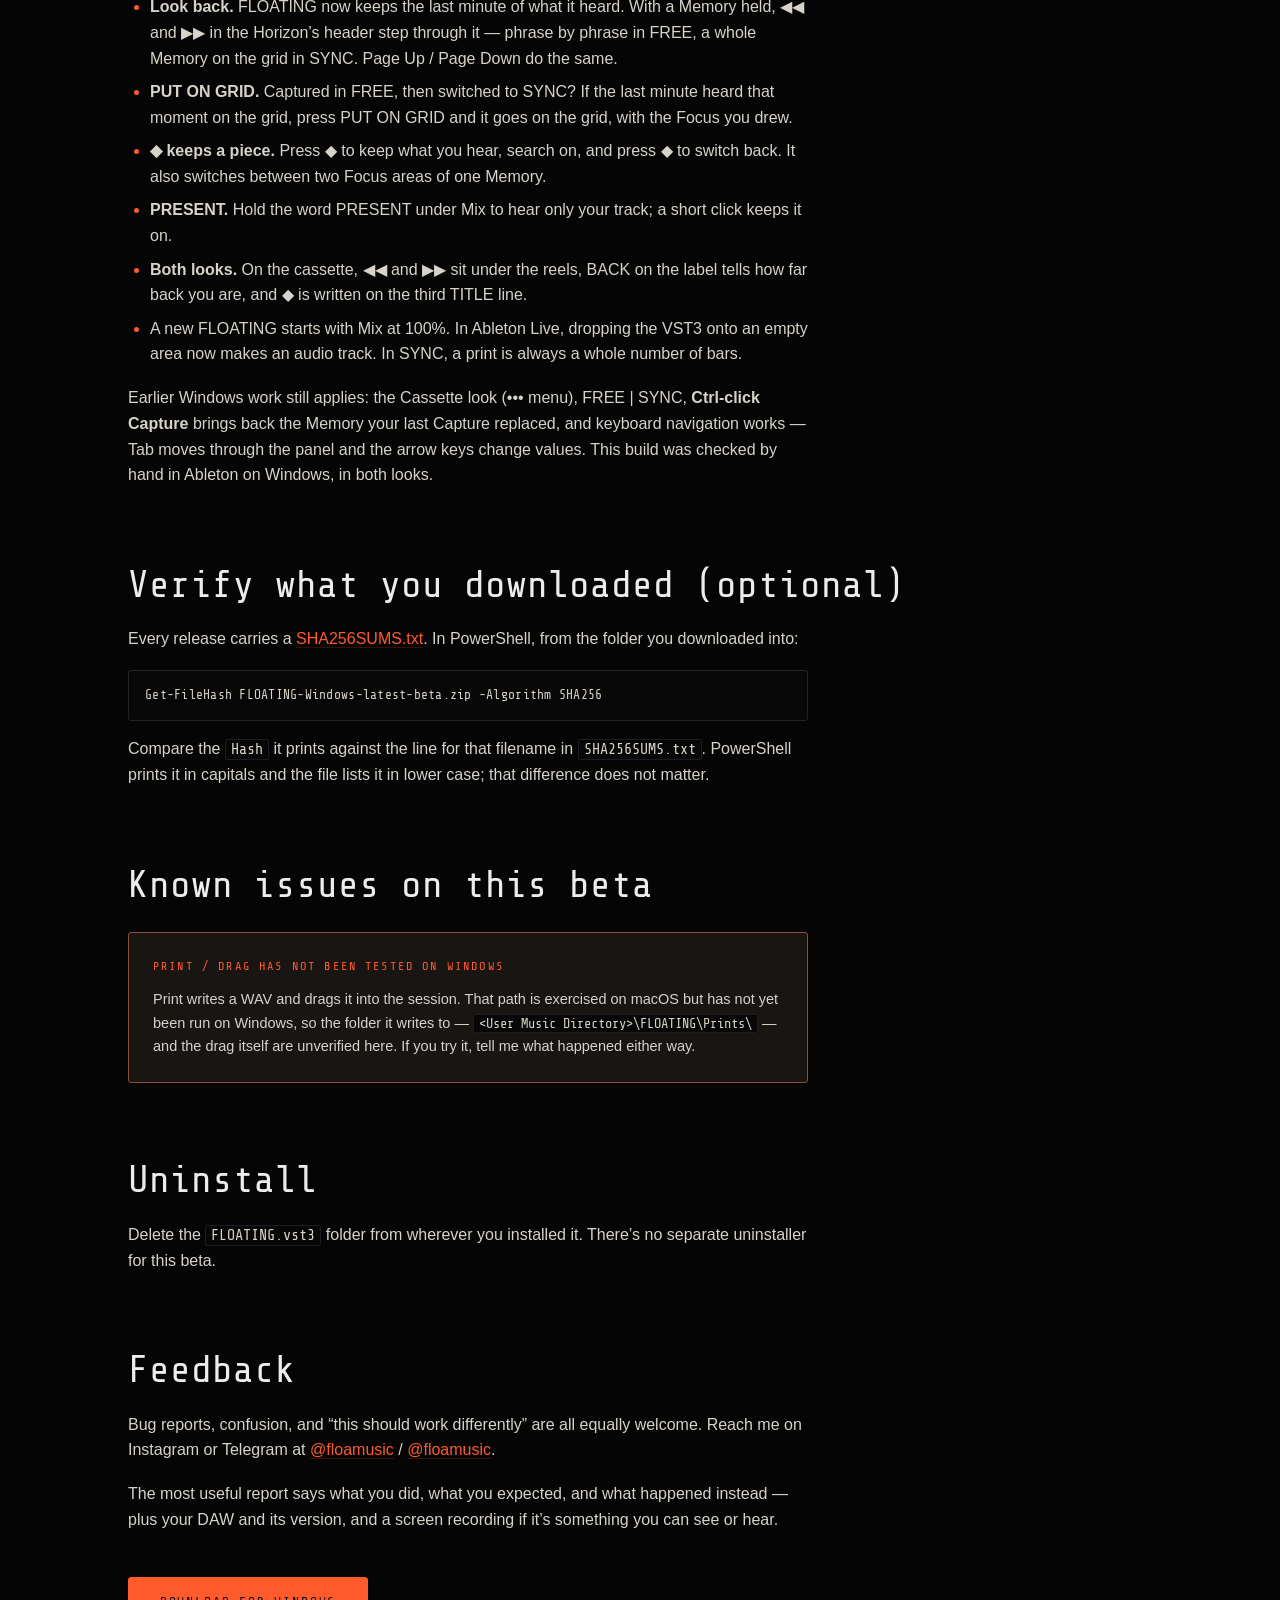
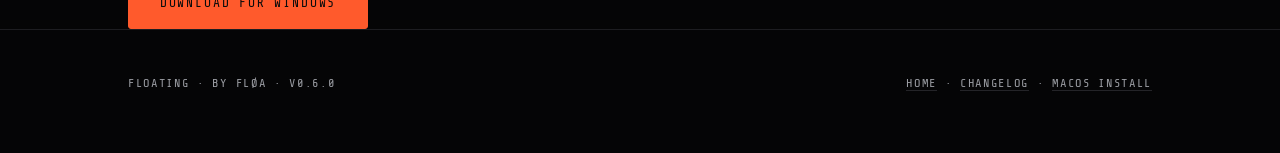
<file: install-windows.html>
<!DOCTYPE html>
<html lang="en">
<head>
<meta charset="utf-8">
<meta name="viewport" content="width=device-width, initial-scale=1">
<title>FLOATING — Windows install guide (beta)</title>
<meta name="description" content="How to install the FLOATING beta on Windows: extracting the VST3, where to copy it, why there is no SmartScreen prompt, and what is known to be untested on this build.">
<link rel="canonical" href="https://floamusic.github.io/floating-site/install-windows.html">
<meta property="og:type" content="article">
<meta property="og:title" content="FLOATING — Windows install guide (beta)">
<meta property="og:description" content="How to install the FLOATING beta on Windows: extracting the VST3, where to copy it, why there is no SmartScreen prompt, and what is known to be untested on this build.">
<meta property="og:image" content="https://floamusic.github.io/floating-site/assets/img/cassette-hero-wide-1600.jpg">
<meta property="og:url" content="https://floamusic.github.io/floating-site/install-windows.html">
<meta name="twitter:card" content="summary_large_image">
<meta name="theme-color" content="#050506">
<link rel="icon" href="assets/img/favicon.svg" type="image/svg+xml">
<link rel="icon" href="assets/img/favicon-32.png" sizes="32x32" type="image/png">
<link rel="apple-touch-icon" href="assets/img/apple-touch-icon.png">
<link rel="stylesheet" href="assets/css/site.css?v=7">
</head>
<body>

<a class="skip" href="#doc">Skip to content</a>

<header class="topbar">
  <div class="wrap">
    <div class="brandline">
      <a class="home-link" href="/" aria-label="Fløa, all instruments">←<svg class="logo" viewBox="30 -700 1762 729.15" aria-hidden="true" focusable="false"><path fill="currentColor" d="M30-425L30-500L324-500L324-425L30-425ZM289-700L289-700L335-700L335-620L289-620Q264-621 243.50-613Q223-605 211-585.50Q199-566 199-530L199-530L199 0L119 0L119-530Q119-590 140.50-627.50Q162-665 200.50-682.50Q239-700 289-700ZM432 0L432-700L512-700L512 0L432 0ZM1542 10L1542 10Q1483 10 1433.50-23.50Q1384-57 1354.50-115.50Q1325-174 1325-249L1325-249Q1325-324 1355-383Q1385-442 1436.50-476Q1488-510 1552-510L1552-510Q1622-510 1658.50-474.50Q1695-439 1708.50-380Q1722-321 1722-249L1722-249Q1722-211 1714-166.50Q1706-122 1686.50-81.50Q1667-41 1632-15.50Q1597 10 1542 10ZM1562-66L1562-66Q1613-66 1646.50-91Q1680-116 1696-157.50Q1712-199 1712-249L1712-249Q1712-304 1695.50-345.50Q1679-387 1645.50-410.50Q1612-434 1562-434L1562-434Q1487-434 1446-381.50Q1405-329 1405-249L1405-249Q1405-196 1425.50-154.50Q1446-113 1481.50-89.50Q1517-66 1562-66ZM1712-100L1712-500L1792-500L1792 0L1719 0Q1719 0 1717.50-18Q1716-36 1714-60Q1712-84 1712-100L1712-100ZM729.03 -106.13A260.1 260.1 0 0 1 1096.87 -473.97L1044.63 -421.73A186.22 186.22 0 0 0 781.27 -158.37ZM1155.97 -414.87A260.1 260.1 0 0 1 788.13 -47.03L840.37 -99.27A186.22 186.22 0 0 0 1103.73 -362.63Z"/></svg></a>
      <span class="home-sep" aria-hidden="true">/</span>
      <a class="wordmark" href="index.html">FLOATING<span class="dot" aria-hidden="true"></span></a>
    </div>
    <nav class="topnav" aria-label="Sections">
      <a href="index.html#beta">Downloads</a>
      <a class="opt" href="install-macos.html">macOS guide</a>
      <a class="opt" href="index.html#contact">Contact</a>
    </nav>
  </div>
</header>

<main class="doc" id="doc">
  <div class="wrap">

    <a class="crumb" href="index.html">← Back to FLOATING</a>

    <div class="doc-head">
      <p class="eyebrow">Beta · Windows</p>
      <h1>Install guide — Windows</h1>
      <p class="lede text">FLOATING <span data-latest-version>v0.6.0</span>, VST3 format, Windows x64.</p>
      <p class="small muted text">This is a beta build — not signed, not yet through a full installer. That’s expected, not a mistake on your end.</p>
    </div>

    <h2>Install</h2>
    <ol class="steps">
      <li>
        <p>Extract <code>FLOATING-Windows-latest-beta.zip</code> (right-click → Extract All, or your usual tool).</p>
      </li>
      <li>
        <p>Copy the <code>FLOATING.vst3</code> folder to:</p>
        <p class="path">C:\Program Files\Common Files\VST3\</p>
        <p>If that folder doesn’t exist, create it first. Writing here needs administrator permission (Windows will prompt via UAC) — that’s normal for this location, not specific to FLOATING.</p>
        <p>Prefer not to deal with admin rights? You can instead use the per-user path, no elevation needed:</p>
        <p class="path">%LOCALAPPDATA%\Programs\Common\VST3\</p>
      </li>
    </ol>

    <h2>About the security prompt you <em>won’t</em> see</h2>
    <p>Unlike some other platforms, Windows doesn’t require VST3 plug-ins to be signed, and SmartScreen only gates programs you <em>launch</em> directly — a plug-in loaded by your DAW isn’t launched the same way, so there’s no “unblock” step to hunt for here. The only prompt you may see is the standard UAC permission request from writing into Program Files, which is about the folder, not about FLOATING itself.</p>

    <h2>Confirm it’s installed</h2>
    <p>Open your DAW, force a plug-in rescan if it doesn’t appear automatically, and look for FLOATING among the VST3 audio effects, under Floaudio (check your DAW’s own scan log if it doesn’t show up).</p>

    <h2>New in this build</h2>
    <ul>
      <li><strong>Look back.</strong> FLOATING now keeps the last minute of what it heard. With a Memory held, ◀◀ and ▶▶ in the Horizon’s header step through it — phrase by phrase in FREE, a whole Memory on the grid in SYNC. Page Up / Page Down do the same.</li>
      <li><strong>PUT ON GRID.</strong> Captured in FREE, then switched to SYNC? If the last minute heard that moment on the grid, press PUT ON GRID and it goes on the grid, with the Focus you drew.</li>
      <li><strong>◆ keeps a piece.</strong> Press ◆ to keep what you hear, search on, and press ◆ to switch back. It also switches between two Focus areas of one Memory.</li>
      <li><strong>PRESENT.</strong> Hold the word PRESENT under Mix to hear only your track; a short click keeps it on.</li>
      <li><strong>Both looks.</strong> On the cassette, ◀◀ and ▶▶ sit under the reels, BACK on the label tells how far back you are, and ◆ is written on the third TITLE line.</li>
      <li>A new FLOATING starts with Mix at 100%. In Ableton Live, dropping the VST3 onto an empty area now makes an audio track. In SYNC, a print is always a whole number of bars.</li>
    </ul>
    <p>Earlier Windows work still applies: the Cassette look (••• menu), FREE | SYNC, <strong>Ctrl-click Capture</strong> brings back the Memory your last Capture replaced, and keyboard navigation works — Tab moves through the panel and the arrow keys change values. This build was checked by hand in Ableton on Windows, in both looks.</p>

    <h2>Verify what you downloaded (optional)</h2>
    <p>Every release carries a <a href="https://github.com/floamusic/floating-site/releases/latest/download/SHA256SUMS.txt">SHA256SUMS.txt</a>. In PowerShell, from the folder you downloaded into:</p>
    <p class="path">Get-FileHash FLOATING-Windows-latest-beta.zip -Algorithm SHA256</p>
    <p>Compare the <code>Hash</code> it prints against the line for that filename in <code>SHA256SUMS.txt</code>. PowerShell prints it in capitals and the file lists it in lower case; that difference does not matter.</p>

    <h2>Known issues on this beta</h2>
    <div class="warning">
      <h4>Print / Drag has not been tested on Windows</h4>
      <p>Print writes a WAV and drags it into the session. That path is exercised on macOS but has not yet been run on Windows, so the folder it writes to — <code>&lt;User Music Directory&gt;\FLOATING\Prints\</code> — and the drag itself are unverified here. If you try it, tell me what happened either way.</p>
    </div>

    <h2>Uninstall</h2>
    <p>Delete the <code>FLOATING.vst3</code> folder from wherever you installed it. There’s no separate uninstaller for this beta.</p>

    <h2>Feedback</h2>
    <p>Bug reports, confusion, and “this should work differently” are all equally welcome. Reach me on Instagram or Telegram at <a href="https://instagram.com/floamusic" rel="noopener">@floamusic</a> / <a href="https://t.me/floamusic" rel="noopener">@floamusic</a>.</p>
    <p>The most useful report says what you did, what you expected, and what happened instead — plus your DAW and its version, and a screen recording if it’s something you can see or hear.</p>

    <p style="margin-top:44px">
      <a class="btn wide" href="https://github.com/floamusic/floating-site/releases/latest/download/FLOATING-Windows-latest-beta.zip">Download for Windows</a>
    </p>

  </div>
</main>

<footer>
  <div class="wrap">
    <span class="mono">FLOATING · by Fløa · <span data-latest-version>v0.6.0</span></span>
    <span class="mono"><a href="index.html">Home</a> · <a href="changelog.html">Changelog</a> · <a href="install-macos.html">macOS install</a></span>
  </div>
</footer>

<!-- The version above is correct as published. This only keeps it current if a
     newer release goes up before the page is next edited; if the request fails,
     is rate-limited, or JS is off, the published value stands. The answer is kept
     for an hour under the same key the Fløa showcase uses (one origin), so moving
     between the pages spends one of GitHub's 60 hourly requests per visitor, not
     one per page. updates.html always asks afresh. -->
<script>
(function () {
  var KEY = 'floa.floatingTag', HOUR = 3600000, TAG = /^v\d+\.\d+\.\d+/;
  var els = document.querySelectorAll('[data-latest-version]');
  function parts(t) { return t.match(/\d+/g).slice(0, 3).map(Number); }
  // Never older than the published value: a tag kept from before this page was refreshed must
  // not wind the number back.
  function show(tag) {
    if (!els.length) return;
    var a = parts(tag), b = parts(els[0].textContent);
    for (var i = 0; i < 3; i++) { if (a[i] !== b[i]) { if (a[i] < b[i]) return; break; } }
    els.forEach(function (el) { el.textContent = tag; });
  }
  try {
    var kept = JSON.parse(localStorage.getItem(KEY) || 'null');
    if (kept && TAG.test(kept.tag) && Date.now() - kept.at < HOUR) { show(kept.tag); return; }
  } catch (e) {}
  if (!window.fetch) return;
  fetch('https://api.github.com/repos/floamusic/floating-site/releases/latest',
        { headers: { Accept: 'application/vnd.github+json' } })
    .then(function (r) { return r.ok ? r.json() : null; })
    .then(function (d) {
      if (!d || !TAG.test(d.tag_name || '')) return;
      show(d.tag_name);
      try { localStorage.setItem(KEY, JSON.stringify({ tag: d.tag_name, at: Date.now() })); } catch (e) {}
    })
    .catch(function () { /* published value stands */ });
})();
</script>

</body>
</html>
</file>
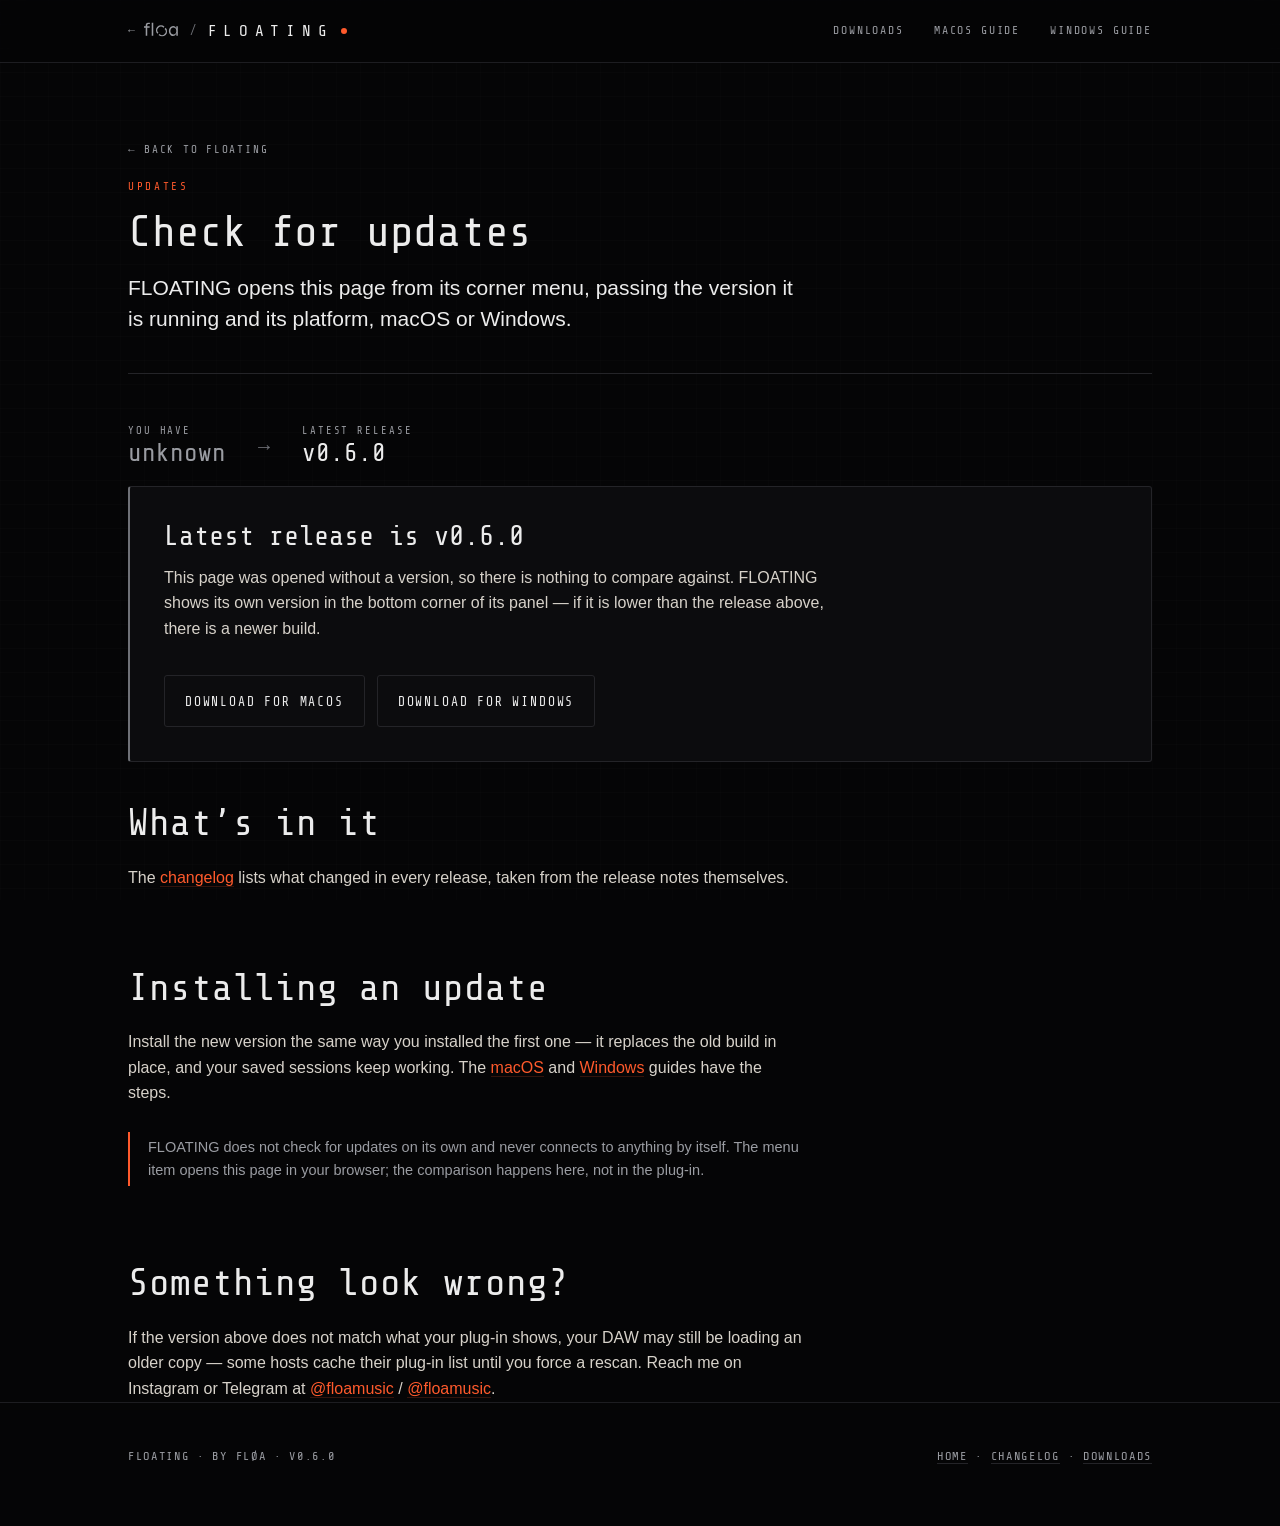
<file: updates.html>
<!DOCTYPE html>
<html lang="en">
<head>
<meta charset="utf-8">
<meta name="viewport" content="width=device-width, initial-scale=1">
<title>FLOATING — check for updates</title>
<meta name="description" content="Compare the version of FLOATING you have against the latest release.">
<meta name="theme-color" content="#050506">
<meta name="robots" content="noindex">
<link rel="icon" href="assets/img/favicon.svg" type="image/svg+xml">
<link rel="icon" href="assets/img/favicon-32.png" sizes="32x32" type="image/png">
<link rel="apple-touch-icon" href="assets/img/apple-touch-icon.png">
<link rel="stylesheet" href="assets/css/site.css?v=7">
</head>
<body>

<a class="skip" href="#doc">Skip to content</a>

<header class="topbar">
  <div class="wrap">
    <div class="brandline">
      <a class="home-link" href="/" aria-label="Fløa, all instruments">←<svg class="logo" viewBox="30 -700 1762 729.15" aria-hidden="true" focusable="false"><path fill="currentColor" d="M30-425L30-500L324-500L324-425L30-425ZM289-700L289-700L335-700L335-620L289-620Q264-621 243.50-613Q223-605 211-585.50Q199-566 199-530L199-530L199 0L119 0L119-530Q119-590 140.50-627.50Q162-665 200.50-682.50Q239-700 289-700ZM432 0L432-700L512-700L512 0L432 0ZM1542 10L1542 10Q1483 10 1433.50-23.50Q1384-57 1354.50-115.50Q1325-174 1325-249L1325-249Q1325-324 1355-383Q1385-442 1436.50-476Q1488-510 1552-510L1552-510Q1622-510 1658.50-474.50Q1695-439 1708.50-380Q1722-321 1722-249L1722-249Q1722-211 1714-166.50Q1706-122 1686.50-81.50Q1667-41 1632-15.50Q1597 10 1542 10ZM1562-66L1562-66Q1613-66 1646.50-91Q1680-116 1696-157.50Q1712-199 1712-249L1712-249Q1712-304 1695.50-345.50Q1679-387 1645.50-410.50Q1612-434 1562-434L1562-434Q1487-434 1446-381.50Q1405-329 1405-249L1405-249Q1405-196 1425.50-154.50Q1446-113 1481.50-89.50Q1517-66 1562-66ZM1712-100L1712-500L1792-500L1792 0L1719 0Q1719 0 1717.50-18Q1716-36 1714-60Q1712-84 1712-100L1712-100ZM729.03 -106.13A260.1 260.1 0 0 1 1096.87 -473.97L1044.63 -421.73A186.22 186.22 0 0 0 781.27 -158.37ZM1155.97 -414.87A260.1 260.1 0 0 1 788.13 -47.03L840.37 -99.27A186.22 186.22 0 0 0 1103.73 -362.63Z"/></svg></a>
      <span class="home-sep" aria-hidden="true">/</span>
      <a class="wordmark" href="index.html">FLOATING<span class="dot" aria-hidden="true"></span></a>
    </div>
    <nav class="topnav" aria-label="Sections">
      <a href="index.html#beta">Downloads</a>
      <a class="opt" href="install-macos.html">macOS guide</a>
      <a class="opt" href="install-windows.html">Windows guide</a>
    </nav>
  </div>
</header>

<main class="doc" id="doc">
  <div class="wrap">

    <a class="crumb" href="index.html">← Back to FLOATING</a>

    <div class="doc-head">
      <p class="eyebrow">Updates</p>
      <h1>Check for updates</h1>
      <p class="lede text">FLOATING opens this page from its corner menu, passing the version it is running and its platform, macOS or Windows.</p>
    </div>

    <!-- The two numbers. Both start at the value that is true with no
         JavaScript at all: the running version is unknown until the query
         string is read, and the latest release is the one baked in below. -->
    <div class="vpair">
      <div>
        <span class="k">You have</span>
        <span class="v dim" id="yours">unknown</span>
      </div>
      <span class="arrow" aria-hidden="true">→</span>
      <div>
        <span class="k">Latest release</span>
        <!-- data-latest-version is the same hook the other pages use, and is
             refreshed by the same script. The value written here is what a
             reader sees if the API is unreachable or JavaScript is off, so it
             must be updated when a release goes out. -->
        <span class="v" id="latest" data-latest-version>v0.6.0</span>
      </div>
    </div>

    <!-- The no-JavaScript answer, and the pre-comparison answer, are the same
         one: here is the latest release, compare it yourself. It is replaced
         in place once the comparison can actually be made. -->
    <div class="verdict is-unknown" id="verdict">
      <h2 id="verdictHead">Compare against the version in your plug-in</h2>
      <p class="text" id="verdictBody">FLOATING shows its version in the bottom corner of its panel. If it is lower than the release above, there is a newer build to install.</p>
      <div class="u-actions" id="verdictActions" hidden></div>
    </div>

    <h2>What’s in it</h2>
    <p>The <a href="changelog.html">changelog</a> lists what changed in every release, taken from the release notes themselves.</p>

    <h2>Installing an update</h2>
    <p>Install the new version the same way you installed the first one — it replaces the old build in place, and your saved sessions keep working. The <a href="install-macos.html">macOS</a> and <a href="install-windows.html">Windows</a> guides have the steps.</p>

    <div class="note">
      FLOATING does not check for updates on its own and never connects to anything by itself. The menu item opens this page in your browser; the comparison happens here, not in the plug-in.
    </div>

    <h2>Something look wrong?</h2>
    <p>If the version above does not match what your plug-in shows, your DAW may still be loading an older copy — some hosts cache their plug-in list until you force a rescan. Reach me on Instagram or Telegram at <a href="https://instagram.com/floamusic" rel="noopener">@floamusic</a> / <a href="https://t.me/floamusic" rel="noopener">@floamusic</a>.</p>

  </div>
</main>

<footer>
  <div class="wrap">
    <span class="mono">FLOATING · by Fløa · <span data-latest-version>v0.6.0</span></span>
    <span class="mono"><a href="index.html">Home</a> · <a href="changelog.html">Changelog</a> · <a href="index.html#beta">Downloads</a></span>
  </div>
</footer>

<script>
(function () {
  'use strict';

  var REPO = 'floamusic/floating-site';
  var RELEASES = 'https://github.com/' + REPO + '/releases/latest';
  var DL = 'https://github.com/' + REPO + '/releases/latest/download/';

  // ---------------------------------------------------------------------
  // Version parsing — the same law the plug-in used to apply internally.
  //
  // Ported deliberately rather than reinvented. The trap it exists for is
  // lexical comparison: as text "0.10.0" sorts BELOW "0.9.0", so a string
  // compare works perfectly up to 0.9.x and then silently stops reporting
  // every release after it. Fields are parsed to integers and compared
  // tuple-wise, which is the only reason this page keeps working past a
  // double-digit minor.
  //
  // Strict: an optional leading 'v', then MAJOR.MINOR.PATCH as digits, then
  // end-of-string or a '-' (pre-release) or '+' (build metadata) marker.
  // GitHub tags carry the 'v' and the plug-in does not send one, so one
  // parser has to read both forms.
  // ---------------------------------------------------------------------
  function parseVersion (text) {
    if (typeof text !== 'string') return null;
    var m = /^[vV]?(\d{1,6})\.(\d{1,6})\.(\d{1,6})(?:([-+])[0-9A-Za-z.\-]*)?$/.exec(text.trim());
    if (!m) return null;
    return {
      major: +m[1],
      minor: +m[2],
      patch: +m[3],
      // Presence only, never the suffix TEXT: its single job is to rank a
      // pre-release below the same numbers without one, so that v0.1.0-beta.1
      // — which is a live tag on this repo — can never read as newer than a
      // finished 0.1.0. Build metadata ('+') does not lower a version.
      pre: m[4] === '-'
    };
  }

  function compare (a, b) {
    if (a.major !== b.major) return a.major < b.major ? -1 : 1;
    if (a.minor !== b.minor) return a.minor < b.minor ? -1 : 1;
    if (a.patch !== b.patch) return a.patch < b.patch ? -1 : 1;
    if (a.pre !== b.pre) return a.pre ? -1 : 1;
    return 0;
  }

  // Rendered from the PARSED integers, never from the received string. The
  // query parameter is public and anyone can put anything in it, so nothing a
  // visitor types ever reaches the page — not as HTML, and not as text.
  function show (v) {
    return 'v' + v.major + '.' + v.minor + '.' + v.patch + (v.pre ? '-pre' : '');
  }

  function el (id) { return document.getElementById(id); }

  function setVerdict (state, head, body, actions) {
    var box = el('verdict');
    box.className = 'verdict is-' + state;
    el('verdictHead').textContent = head;
    el('verdictBody').textContent = body;

    var bar = el('verdictActions');
    bar.textContent = '';
    if (actions && actions.length) {
      actions.forEach(function (a) {
        var link = document.createElement('a');
        link.className = a.ghost ? 'btn ghost' : 'btn';
        link.href = a.href;
        link.textContent = a.label;
        if (a.href.indexOf('http') === 0) link.rel = 'noopener';
        bar.appendChild(link);
      });
      bar.hidden = false;
    } else {
      bar.hidden = true;
    }
  }

  var downloads = [
    { label: 'Download for macOS',   href: DL + 'FLOATING-macOS-latest-beta.pkg' },
    { label: 'Download for Windows', href: DL + 'FLOATING-Windows-latest-beta.zip' }
  ];

  // ---------------------------------------------------------------------
  // UPDATE-003 — the platform the plug-in was built for (`os=mac|win`), so
  // the answer can be ONE download: this machine's installer, one click away.
  // Only the two known values are accepted; anything else is ignored and the
  // page offers both, exactly as it does for a build too old to send `os`.
  // ---------------------------------------------------------------------
  var os = null;
  try {
    var rawOs = new URLSearchParams(window.location.search).get('os');
    if (rawOs === 'mac' || rawOs === 'win') os = rawOs;
  } catch (e) { /* no URLSearchParams: both platforms */ }

  var PLATFORM = {
    mac: { name: 'macOS',   dl: downloads[0], other: downloads[1],
           how: 'Close your DAW, open the downloaded .pkg and follow the installer, then reopen your DAW.' },
    win: { name: 'Windows', dl: downloads[1], other: downloads[0],
           how: 'Close your DAW, unzip the download and copy FLOATING.vst3 into C:\\Program Files\\Common Files\\VST3, replacing the old one, then reopen your DAW.' }
  };

  // The update offer: this platform's installer as the one primary button,
  // the other platform as a quiet link for someone on a second machine.
  function updateActions (isUpdate) {
    if (!os) return downloads;
    var p = PLATFORM[os];
    return [{ label: (isUpdate ? 'Download the update for ' : 'Download for ') + p.name, href: p.dl.href },
            { label: p.other.label, href: p.other.href, ghost: true }];
  }

  // ---------------------------------------------------------------------
  // The running version, straight off the query string.
  // ---------------------------------------------------------------------
  var raw = null;
  try {
    raw = new URLSearchParams(window.location.search).get('v');
  } catch (e) { /* no URLSearchParams: treated as "not told" */ }

  var mine = parseVersion(raw);
  if (mine) el('yours').textContent = show(mine), el('yours').className = 'v';

  // ---------------------------------------------------------------------
  // The latest release. Live from the GitHub API, falling back to the value
  // baked into the markup above.
  //
  // Live is the primary source because a baked-in number goes stale in
  // SILENCE — it keeps answering, confidently, with last release's answer.
  // The rate limit that made this a bad idea inside the plug-in does not bite
  // the same way here: this is one request from one person's browser, on their
  // own IP, when they deliberately opened the page.
  //
  // The baked value is the floor, not the plan. It is what a reader sees when
  // the API is unreachable, rate-limited, or JavaScript is off entirely, and
  // it is refreshed at release time along with every other page's.
  // ---------------------------------------------------------------------
  function resolveLatest () {
    return fetch('https://api.github.com/repos/' + REPO + '/releases/latest',
                 { headers: { Accept: 'application/vnd.github+json' } })
      .then(function (r) { return r.ok ? r.json() : null; })
      .then(function (d) { return (d && d.tag_name) || null; })
      .catch(function () { return null; });
  }

  resolveLatest().then(function (tag) {
    if (tag) {
      document.querySelectorAll('[data-latest-version]').forEach(function (n) {
        n.textContent = tag;
      });
    }

    // Whatever is on screen now — fetched or baked — is what we compare with.
    var latest = parseVersion(el('latest').textContent);

    // The published value should always parse. If it somehow does not, say so
    // plainly rather than inventing a comparison out of it.
    if (!latest) {
      setVerdict('unknown',
                 'Could not read the latest release',
                 'The release list did not give a version this page could read. The releases page has the current build.',
                 [{ label: 'Open releases', href: RELEASES, ghost: true }]);
      return;
    }

    // CASE 4 — nothing usable in the query string. Not an error and not the
    // visitor's fault: most people arrive here by clicking a link, not from
    // inside the plug-in. Say what the latest release is and let them read
    // their own version off the panel.
    if (!mine) {
      setVerdict('unknown',
                 'Latest release is ' + show(latest),
                 raw === null
                   ? 'This page was opened without a version, so there is nothing to compare against. FLOATING shows its own version in the bottom corner of its panel — if it is lower than the release above, there is a newer build.'
                   : 'The version in the link could not be read, so there is nothing to compare against. FLOATING shows its own version in the bottom corner of its panel — if it is lower than the release above, there is a newer build.',
                 (os ? updateActions(false) : downloads).map(function (d) { return { label: d.label, href: d.href, ghost: true }; }));
      return;
    }

    var order = compare(mine, latest);

    // CASE 1 — behind. The one outcome that asks for an action.
    if (order < 0) {
      setVerdict('update',
                 'Update available',
                 'You have ' + show(mine) + '. The latest release is ' + show(latest) + '. Installing it replaces your current build in place — your saved sessions keep working.'
                   + (os ? ' ' + PLATFORM[os].how : ''),
                 updateActions(true));
      return;
    }

    // CASE 3 — ahead of the published release. This happens on every
    // development build, because the version is bumped in the source before
    // the release is cut. It is deliberately NOT phrased as a problem: there
    // is nothing to fix and nothing to download.
    if (order > 0) {
      setVerdict('ahead',
                 'You are ahead of the latest release',
                 'You have ' + show(mine) + ', which is newer than the latest published release, ' + show(latest) + '. That is normal for a development or pre-release build — there is nothing to install.',
                 [{ label: 'Open releases', href: RELEASES, ghost: true }]);
      return;
    }

    // CASE 2 — current.
    setVerdict('current',
               'You are up to date',
               'You have ' + show(mine) + ', which is the latest release. Nothing to do.',
               null);
  });
})();
</script>

</body>
</html>
</file>
<file: assets/css/site.css>
/* FLOATING — site stylesheet
   Palette is lifted verbatim from the plug-in's kDark palette
   (Source/PluginEditor.cpp:43-58) so the site, the UI, the manual and the
   videos read as one object rather than a marketing layer bolted on top.
   Type follows the manual's own split: ShareTechMono carries the identity
   (wordmark, headings, labels, controls), a system sans carries long-form
   running copy so the story and the install steps stay readable on a phone. */

@font-face {
  font-family: "ShareTechMono";
  src: url("../fonts/ShareTechMono-Regular.woff2") format("woff2"),
       url("../fonts/ShareTechMono-Regular.ttf") format("truetype");
  font-weight: 400;
  font-style: normal;
  font-display: swap;
}

:root {
  /* Makes native scrollbars and form controls render dark instead of light
     grey — without it the overflow bars on the code blocks read as bright
     white strips across the page. */
  color-scheme: dark;

  --bg: #050506;
  --plate-top: #151517;
  --plate-bottom: #0a0a0c;
  --panel: #0c0c0e;
  --panel-deep: #070708;
  --ink: #ececec;
  --ink-muted: #9a9ca2;
  --ink-low: #6f7177;
  /* --ink-dim measures 2.23:1 against --bg and --ink-low 4.18:1, so neither
     clears the 4.5:1 floor for body-size text. On screen they are restricted
     to decorative use (rules, aria-hidden glyphs); anything a reader has to
     read uses --ink-muted (7.42:1) or brighter. */
  --ink-dim: #46484e;
  --line: #242428;
  --line-soft: #1d1d21;
  --accent: #ff5a2c;
  --accent-soft: rgba(255, 90, 44, 0.18);
  --accent-deep: #8d4d37;

  --mono: "ShareTechMono", ui-monospace, Menlo, "SFMono-Regular", Consolas, monospace;
  --sans: -apple-system, BlinkMacSystemFont, "Helvetica Neue", Helvetica, Arial, sans-serif;

  --gutter: clamp(20px, 5vw, 48px);
  --measure: 1120px;
  --measure-text: 680px;
}

/* Pages on floamusic.github.io cross-fade into one another where the browser can (all of them
   opt in; elsewhere the link just loads). */
@media (prefers-reduced-motion: no-preference) { @view-transition { navigation: auto; } }
/* The bar sits in the same place on every site, so it is carried across as one piece instead of
   fading out with the page. */
.topbar { view-transition-name: topbar; }

*, *::before, *::after { box-sizing: border-box; }

html {
  -webkit-text-size-adjust: 100%;
  scroll-behavior: smooth;
}

body {
  margin: 0;
  background: var(--bg);
  color: var(--ink);
  font-family: var(--sans);
  font-size: 16px;
  line-height: 1.6;
  /* The 24px rule grid is the manual's 6mm page grid, translated to screen. */
  background-image:
    linear-gradient(rgba(255, 255, 255, 0.012) 1px, transparent 1px),
    linear-gradient(90deg, rgba(255, 255, 255, 0.009) 1px, transparent 1px);
  background-size: 24px 24px;
  background-attachment: fixed;
}

@media (prefers-reduced-motion: reduce) {
  html { scroll-behavior: auto; }
  *, *::before, *::after { animation-duration: 0.01ms !important; transition-duration: 0.01ms !important; }
}

img { max-width: 100%; height: auto; display: block; }

a { color: var(--accent); text-decoration: none; border-bottom: 1px solid var(--accent-soft); }
a:hover { border-bottom-color: var(--accent); }
a:focus-visible,
button:focus-visible { outline: 2px solid var(--accent); outline-offset: 3px; border-radius: 2px; }

/* ---------- shell ---------- */

.wrap {
  width: 100%;
  max-width: var(--measure);
  margin: 0 auto;
  padding: 0 var(--gutter);
}

.skip {
  position: absolute;
  left: -9999px;
  top: 0;
  background: var(--accent);
  color: #0b0b0c;
  padding: 10px 16px;
  font: 12px/1 var(--mono);
  letter-spacing: 0.12em;
  z-index: 50;
}
.skip:focus { left: 0; }

/* ---------- top bar ---------- */

.topbar {
  position: sticky;
  top: 0;
  z-index: 40;
  background: rgba(5, 5, 6, 0.86);
  backdrop-filter: blur(14px);
  -webkit-backdrop-filter: blur(14px);
  border-bottom: 1px solid var(--line-soft);
}
.topbar .wrap {
  display: flex;
  align-items: center;
  justify-content: space-between;
  gap: 16px;
  min-height: 62px;
}
.wordmark {
  font: 400 clamp(13px, 2.4vw, 16px)/1 var(--mono);
  letter-spacing: 0.42em;
  color: var(--ink);
  border-bottom: 0;
  white-space: nowrap;
}
.wordmark:hover { border-bottom: 0; color: var(--ink); }
/* Back to the Fløa showcase (floamusic.github.io), which lists every instrument. */
.brandline { display: flex; align-items: center; gap: 12px; min-width: 0; }
.home-link {
  font: 11.5px/1 var(--mono);
  letter-spacing: 0.16em;
  color: var(--ink-muted);
  border-bottom: 0;
  white-space: nowrap;
  display: inline-flex;
  align-items: center;
  gap: 7px;
}
/* The Fløa wordmark (Floa logo for site/final), raised so its letters' body, not the tall
   f and l, centres on the FLOATING wordmark beside it. */
.home-link .logo { display: block; height: 14px; width: auto; transform: translateY(-1.6px); }
.home-link:hover { color: var(--accent); border-bottom: 0; }
.home-sep { font: 11.5px/1 var(--mono); color: var(--ink-low); }
@media (max-width: 480px) {
  .brandline { gap: 8px; }
  .home-link { letter-spacing: 0.06em; }
  .home-sep { display: none; }
  .brandline .wordmark { letter-spacing: 0.26em; }
}
.wordmark .dot {
  display: inline-block;
  width: 6px;
  height: 6px;
  margin-left: 0.5em;
  border-radius: 50%;
  background: var(--accent);
  vertical-align: 0.15em;
}
.topnav {
  display: flex;
  gap: clamp(14px, 2.6vw, 30px);
  font: 11.5px/1 var(--mono);
  letter-spacing: 0.16em;
  text-transform: uppercase;
}
.topnav a { color: var(--ink-muted); border-bottom: 0; white-space: nowrap; }
.topnav a:hover { color: var(--accent); border-bottom: 0; }
/* The bar sheds labels rather than wrapping them: below 700px the secondary
   sections go, and on a phone only the one action anyone came for is left. */
@media (max-width: 700px) {
  .topnav .opt { display: none; }
}
@media (max-width: 540px) {
  .topnav .opt-sm { display: none; }
  .topnav a { color: var(--accent); }
}

/* ---------- generic section rhythm ---------- */

section { padding: clamp(56px, 9vw, 116px) 0; border-top: 1px solid var(--line-soft); }
section:first-of-type { border-top: 0; }

.eyebrow {
  margin: 0 0 18px;
  color: var(--accent);
  font: 11px/1 var(--mono);
  letter-spacing: 0.24em;
  text-transform: uppercase;
}

h1, h2, h3, h4 { margin: 0 0 20px; font-weight: 400; }

h1 {
  font-family: var(--mono);
  font-size: clamp(30px, 6.4vw, 62px);
  line-height: 1.04;
  letter-spacing: -0.005em;
}
h2 {
  font-family: var(--mono);
  font-size: clamp(23px, 3.6vw, 38px);
  line-height: 1.12;
}
h3 {
  font-family: var(--mono);
  font-size: clamp(15px, 1.8vw, 18px);
  letter-spacing: 0.06em;
}
h4 {
  font-family: var(--mono);
  font-size: 12px;
  letter-spacing: 0.18em;
  text-transform: uppercase;
  color: var(--ink-muted);
  margin-bottom: 12px;
}

p { margin: 0 0 1.15em; color: #d7d2ca; }
p:last-child { margin-bottom: 0; }
.text { max-width: var(--measure-text); }
.lede {
  font-size: clamp(17px, 2.2vw, 21px);
  line-height: 1.5;
  color: var(--ink);
}
.muted { color: var(--ink-muted); }
.mono { font-family: var(--mono); letter-spacing: 0.04em; }
.small { font-size: 13.5px; }

/* ---------- hero ---------- */

.hero {
  padding: clamp(48px, 8vw, 96px) 0 clamp(40px, 6vw, 72px);
  position: relative;
  overflow: hidden;
}
.hero .wrap { position: relative; }
/* Three type tiers in the hero, so the tagline is the loudest thing on the
   page: topbar wordmark (16px) → hero mark (34px) → statement (54px). */
.hero-mark {
  font: 400 clamp(19px, 3.4vw, 32px)/1 var(--mono);
  letter-spacing: clamp(0.24em, 1.4vw, 0.38em);
  margin: 0 0 clamp(26px, 3.4vw, 40px);
  padding-bottom: clamp(20px, 2.6vw, 30px);
  border-bottom: 1px solid var(--line-soft);
  color: var(--ink);
}
.hero-mark .by {
  display: block;
  margin-top: 14px;
  color: var(--ink-muted);
  font-size: 11px;
  letter-spacing: 0.22em;
}
.hero h1 {
  font-size: clamp(28px, 5.4vw, 54px);
  max-width: 30ch;
  margin-bottom: 26px;
}
.hero .sub {
  max-width: 54ch;
  color: var(--ink-muted);
  font-size: clamp(15px, 1.9vw, 18px);
  margin-bottom: 34px;
}

.shot {
  border: 1px solid var(--line);
  background: var(--panel-deep);
  box-shadow: 0 30px 90px rgba(0, 0, 0, 0.7);
}

/* ---------- look switch (Cassette / Classic) and the film ---------- */

.switch {
  display: flex;
  gap: 8px;
  margin-bottom: 16px;
  flex-wrap: wrap;
}
.switch-btn {
  /* 44px minimum so this is a real touch target on a phone, which is where
     most of this traffic arrives from. */
  min-height: 44px;
  padding: 11px 18px;
  background: transparent;
  border: 1px solid var(--line);
  border-radius: 3px;
  color: var(--ink-muted);
  font: 11.5px/1 var(--mono);
  letter-spacing: 0.16em;
  text-transform: uppercase;
  cursor: pointer;
  transition: color 0.15s ease, border-color 0.15s ease, background 0.15s ease;
}
.switch-btn:hover { color: var(--ink); border-color: var(--ink-low); }
.switch-btn.is-on {
  color: var(--accent);
  border-color: var(--accent-deep);
  background: var(--accent-soft);
}

.panel[hidden] { display: none; }

.video-wrap { position: relative; }
/* The still is 16:10 and the footage 16:9, so the poster is covered rather
   than contained — otherwise switching tabs reveals pillarbox bars beside the
   frame. Once playing, the video is exactly 16:9 and cover is a no-op. */
.video-wrap video {
  display: block;
  width: 100%;
  /* height:auto is load-bearing — the height="1080" attribute becomes a
     presentational CSS height, and aspect-ratio only computes a height when
     height is auto. Without this the box renders 1024x1080 and the poster is
     cropped to a fraction of the frame. */
  height: auto;
  aspect-ratio: 16 / 9;
  object-fit: cover;
  background: var(--panel-deep);
}

.play-badge {
  position: absolute;
  left: 50%;
  top: 50%;
  transform: translate(-50%, -50%);
  display: flex;
  align-items: center;
  gap: 14px;
  min-height: 56px;
  padding: 14px 24px 14px 20px;
  background: rgba(5, 5, 6, 0.72);
  backdrop-filter: blur(6px);
  -webkit-backdrop-filter: blur(6px);
  border: 1px solid var(--accent);
  border-radius: 3px;
  color: var(--ink);
  font: 12px/1 var(--mono);
  letter-spacing: 0.16em;
  text-transform: uppercase;
  cursor: pointer;
  transition: background 0.15s ease;
}
.play-badge:hover { background: rgba(255, 90, 44, 0.22); }
.play-badge[hidden] { display: none; }
.play-badge .tri {
  width: 0;
  height: 0;
  border-left: 15px solid var(--accent);
  border-top: 9px solid transparent;
  border-bottom: 9px solid transparent;
}
@media (max-width: 560px) {
  .play-badge .lbl { display: none; }
  .play-badge { padding: 18px 20px 18px 24px; border-radius: 50%; min-width: 64px; min-height: 64px; justify-content: center; }
}
figure { margin: 0; }
figcaption {
  margin-top: 12px;
  color: var(--ink-muted);
  font: 11.5px/1.5 var(--mono);
  letter-spacing: 0.1em;
  text-transform: uppercase;
}

/* ---------- signal flow ---------- */

.flow {
  display: flex;
  flex-wrap: wrap;
  align-items: center;
  gap: 10px 14px;
  margin: 34px 0 0;
  padding: 0;
  list-style: none;
}
.flow li {
  font: 11px/1 var(--mono);
  letter-spacing: 0.16em;
  text-transform: uppercase;
  color: var(--ink-muted);
}
.flow li.on { color: var(--accent); }
.flow .arrow { color: var(--ink-low); }

/* ---------- download ---------- */

.dl-grid {
  display: grid;
  grid-template-columns: repeat(2, minmax(0, 1fr));
  gap: clamp(18px, 2.4vw, 26px);
  margin: clamp(30px, 4vw, 44px) 0 0;
}
@media (max-width: 720px) { .dl-grid { grid-template-columns: 1fr; } }

.dl {
  display: flex;
  flex-direction: column;
  background: linear-gradient(var(--plate-top), var(--plate-bottom));
  border: 1px solid var(--line);
  border-radius: 3px;
  padding: clamp(22px, 2.8vw, 30px);
}
.dl .plat {
  font: 12px/1 var(--mono);
  letter-spacing: 0.2em;
  text-transform: uppercase;
  color: var(--accent);
  margin-bottom: 8px;
}
.dl .fmt { color: var(--ink-muted); font-size: 14px; margin-bottom: 4px; }
.dl .size { color: var(--ink-muted); font: 12px/1.5 var(--mono); letter-spacing: 0.08em; margin-bottom: 22px; }
.dl .spacer { flex: 1; }

.btn {
  display: inline-flex;
  align-items: center;
  justify-content: center;
  gap: 10px;
  width: 100%;
  min-height: 52px;
  padding: 14px 20px;
  background: var(--accent);
  color: #0b0b0c;
  border: 1px solid var(--accent);
  border-radius: 3px;
  font: 13px/1 var(--mono);
  letter-spacing: 0.14em;
  text-transform: uppercase;
  text-align: center;
  transition: filter 0.16s ease;
}
.btn:hover { filter: brightness(1.1); border-bottom-color: var(--accent); color: #0b0b0c; }
.btn.ghost {
  background: transparent;
  color: var(--ink);
  border-color: var(--line);
  margin-top: 10px;
}
.btn.ghost:hover { border-color: var(--accent); color: var(--accent); filter: none; }
.btn.wide { width: auto; min-width: 240px; }

/* The two secondary links share one row so a card reads as one primary action
   plus a pair of references, rather than three stacked full-width buttons. */
.dl-links { display: flex; gap: 10px; margin-top: 10px; }
.dl-links .btn {
  flex: 1 1 0;
  min-width: 0;
  margin-top: 0;
  padding: 13px 8px;
  font-size: 11px;
  letter-spacing: 0.1em;
}
/* The pair still fits side by side at 375px (≈140px each); only genuinely
   narrow phones need it stacked, and stacking earlier would leave three
   full-width buttons where a primary-plus-pair reads better. */
@media (max-width: 359px) {
  .dl-links { flex-direction: column; }
}

/* ---------- notes ---------- */

.note {
  border-left: 2px solid var(--accent);
  padding: 4px 0 4px 18px;
  margin: 26px 0 0;
  color: var(--ink-muted);
  font-size: 14.5px;
  max-width: var(--measure-text);
}
.warning {
  border: 1px solid var(--accent-deep);
  background: #191513;
  border-radius: 3px;
  padding: clamp(18px, 2.2vw, 24px);
  margin: 26px 0 0;
}
.warning h4 { color: var(--accent); }
.warning p { font-size: 14.5px; }

/* ---------- support / contact ---------- */

.link-rows { margin-top: clamp(28px, 3.6vw, 40px); border-top: 1px solid var(--line-soft); }
.link-row {
  display: flex;
  flex-wrap: wrap;
  align-items: baseline;
  gap: 6px 18px;
  padding: 20px 0;
  border-bottom: 1px solid var(--line-soft);
}
.link-row .k {
  flex: 0 0 auto;
  min-width: 140px;
  color: var(--ink-muted);
  font: 11px/1.5 var(--mono);
  letter-spacing: 0.18em;
  text-transform: uppercase;
}
.link-row .v { font-family: var(--mono); font-size: 15px; }

/* ---------- footer ---------- */

footer {
  border-top: 1px solid var(--line-soft);
  padding: 44px 0 60px;
  color: var(--ink-muted);
}
footer .wrap { display: flex; flex-wrap: wrap; gap: 14px 28px; justify-content: space-between; align-items: baseline; }
footer .mono { font-size: 12px; letter-spacing: 0.14em; text-transform: uppercase; }
footer a { color: var(--ink-muted); border-bottom-color: var(--line); }
footer a:hover { color: var(--accent); }

/* ---------- install-page specifics ---------- */

.doc { padding-top: clamp(40px, 6vw, 72px); }
.doc .text, .doc p, .doc ul, .doc ol, .doc table, .doc .path, .doc .note, .doc .warning { max-width: var(--measure-text); }
.doc h2 { margin-top: clamp(48px, 6vw, 76px); }
.doc h2:first-of-type { margin-top: 0; }
.doc h3 { margin-top: 34px; color: var(--ink); }
.doc ul, .doc ol { padding-left: 22px; margin: 0 0 1.15em; }
.doc li { color: #d7d2ca; margin-bottom: 0.5em; }
.doc li::marker { color: var(--accent); font-family: var(--mono); }

.path {
  padding: 14px 16px;
  background: var(--panel-deep);
  border: 1px solid var(--line);
  border-radius: 3px;
  color: #d9d2c8;
  font: 13px/1.6 var(--mono);
  letter-spacing: 0.02em;
  overflow-wrap: anywhere;
  margin: 0 0 1.15em;
}
/* Terminal commands wrap visually rather than scrolling sideways: a soft wrap
   adds nothing to the clipboard, so the copied command is still one line, and
   a long `sudo rm -rf …` stays fully readable on a phone. */
pre.path { white-space: pre-wrap; word-break: break-word; }
code { font-family: var(--mono); font-size: 0.94em; color: #d9d2c8; }
p code, li code, td code {
  background: var(--panel-deep);
  border: 1px solid var(--line-soft);
  border-radius: 2px;
  padding: 1px 5px;
}

.table-scroll { overflow-x: auto; margin: 0 0 1.15em; max-width: var(--measure-text); }
table { width: 100%; border-collapse: collapse; font-size: 14px; }
th {
  color: var(--accent);
  font: 10.5px/1 var(--mono);
  letter-spacing: 0.14em;
  text-transform: uppercase;
  text-align: left;
  border-bottom: 1px solid var(--accent-deep);
  padding: 12px 10px;
  white-space: nowrap;
}
td { color: #d6d1c9; border-bottom: 1px solid var(--line-soft); padding: 12px 10px; vertical-align: top; }
td code { white-space: nowrap; }

.steps { list-style: none; padding: 0; margin: 0; counter-reset: step; }
.steps > li {
  display: grid;
  grid-template-columns: 34px 1fr;
  gap: 16px;
  margin-bottom: 22px;
  counter-increment: step;
}
.steps > li::before {
  content: counter(step, decimal-leading-zero);
  display: grid;
  place-items: center;
  width: 30px;
  height: 30px;
  border: 1px solid var(--accent);
  border-radius: 50%;
  color: var(--accent);
  font: 11px/1 var(--mono);
}
/* Every child is pinned to the content column. Without this, a step with more
   than one block (the Windows step 2, which carries two paths and a caveat)
   auto-places its later children into the 34px number column and renders them
   one character per line. */
.steps > li > * { grid-column: 2; }
.steps > li > *:first-child { margin-top: 4px; }
.steps > li > *:last-child { margin-bottom: 0; }

.crumb {
  display: inline-block;
  margin-bottom: 26px;
  color: var(--ink-muted);
  font: 11px/1 var(--mono);
  letter-spacing: 0.16em;
  text-transform: uppercase;
  border-bottom: 0;
}
.crumb:hover { color: var(--accent); border-bottom: 0; }

.doc-head {
  border-bottom: 1px solid var(--line);
  padding-bottom: clamp(26px, 3.4vw, 38px);
  margin-bottom: clamp(34px, 4.4vw, 52px);
}
.doc-head h1 { font-size: clamp(26px, 4.6vw, 44px); margin-bottom: 16px; }

/* ---------- updates page ----------
   The verdict block is the whole page, so it is sized like a hero rather than
   like a note. Three visual states, and only ONE of them is accent-orange:
   "an update exists" is the only outcome that asks the reader to do something.
   Up-to-date and ahead-of-release are both fine, and colouring them the same
   as a call to action would make an ordinary answer look like a problem. */

.verdict {
  border: 1px solid var(--line);
  border-left: 2px solid var(--ink-low);
  background: var(--panel);
  border-radius: 3px;
  padding: clamp(22px, 3vw, 34px);
  margin-bottom: clamp(28px, 3.4vw, 40px);
}
.verdict[hidden] { display: none; }
.verdict h2 { margin: 0 0 12px; font-size: clamp(20px, 3.2vw, 28px); }
.verdict p:last-child { margin-bottom: 0; }
.verdict .eyebrow { margin-bottom: 14px; }

/* An update is available — the one state that wants attention. */
.verdict.is-update { border-left-color: var(--accent); }
.verdict.is-update h2 { color: var(--accent); }

/* Up to date, ahead of the release, or nothing to compare: quiet on purpose. */
.verdict.is-current  { border-left-color: var(--ink-muted); }
.verdict.is-ahead    { border-left-color: var(--ink-muted); }
.verdict.is-unknown  { border-left-color: var(--ink-low); }

/* The two numbers, side by side, in the mono face the plug-in's own footer
   uses — so the string on this page looks like the string in the corner of
   the panel the reader just copied it from. */
.vpair {
  display: flex;
  flex-wrap: wrap;
  gap: 10px 28px;
  align-items: baseline;
  margin: 0 0 20px;
}
.vpair > div { display: flex; flex-direction: column; gap: 5px; }
.vpair .k {
  color: var(--ink-muted);
  font: 10.5px/1 var(--mono);
  letter-spacing: 0.18em;
  text-transform: uppercase;
}
.vpair .v { font: clamp(19px, 2.6vw, 25px)/1 var(--mono); color: var(--ink); }
.vpair .v.dim { color: var(--ink-muted); }
.vpair .arrow { color: var(--ink-low); font-size: 20px; align-self: center; }
@media (max-width: 420px) { .vpair .arrow { display: none; } }

.u-actions { display: flex; flex-wrap: wrap; gap: 12px; margin-top: 24px; }
.u-actions[hidden] { display: none; }
.u-actions .btn { width: auto; min-width: 200px; }

/* ---------- changelog releases ---------- */

.rel { padding: clamp(26px, 3.4vw, 38px) 0; border-top: 1px solid var(--line-soft); }
.rel:first-child { border-top: 0; padding-top: 0; }
.rel-head {
  display: flex;
  flex-wrap: wrap;
  align-items: baseline;
  gap: 6px 18px;
  margin-bottom: 20px;
}
.rel-head h2 {
  margin: 0;
  font-size: clamp(21px, 2.8vw, 28px);
  color: var(--accent);
}
.rel-date {
  color: var(--ink-muted);
  font: 11px/1.5 var(--mono);
  letter-spacing: 0.16em;
  text-transform: uppercase;
}
/* The body is rendered from a release note, so it inherits the .doc rules for
   headings, lists, tables and code rather than restyling any of them here. */
.rel-body > *:first-child { margin-top: 0; }
.rel-body > *:last-child { margin-bottom: 0; }
.rel-body h3 { margin-top: 30px; }


/* ==========================================================================
   v0.5.0 refresh — the cassette leads. One first screen (the Blender cassette
   wearing the plug-in's own face), a Cassette | Classic switch on one held
   state, and a shorter page: no section numbers, the story in two lines,
   support and contact side by side.
   ========================================================================== */

/* ---------- hero: the cassette in the dark ---------- */
.hero-cassette {
  padding: 0;
  min-height: min(92vh, 980px);
  display: flex;
  align-items: flex-start;
  isolation: isolate;
}
.hero-art,
.hero-art img {
  position: absolute;
  inset: 0;
  width: 100%;
  height: 100%;
  z-index: -1;
}
.hero-art img {
  object-fit: cover;
  object-position: 50% 55%;
  /* the render's floor is near-black; fade it into the page so the section has no edge */
  -webkit-mask-image: linear-gradient(to bottom, #000 72%, transparent 100%);
          mask-image: linear-gradient(to bottom, #000 72%, transparent 100%);
}
.hero-copy { padding-top: clamp(56px, 10vh, 120px); padding-bottom: 64px; }
.hero-cassette .hero-copy > * { max-width: min(40%, 480px); }
.hero-cassette .hero-mark { border-bottom: 0; padding-bottom: 0; margin-bottom: clamp(20px, 3vw, 30px); }
.hero-cassette .hero-mark .by { font-size: 12px; }
.hero-cassette h1 { font-size: clamp(30px, 3.7vw, 52px); line-height: 1.1; text-wrap: balance; }
.hero-cassette .sub { max-width: 44ch; color: #c9c4bc; }
.hero-cta { display: flex; flex-wrap: wrap; gap: 12px; margin-bottom: 26px; }
.hero-cta .btn { width: auto; min-width: 0; padding-left: 24px; padding-right: 24px; }
.hero-new {
  display: block;
  margin: 0;
  font: 12px/1.4 var(--mono);
  letter-spacing: 0.12em;
  text-transform: uppercase;
  color: var(--ink-muted);
}
.hero-new .pip { display: inline-block; width: 7px; height: 7px; margin-right: 10px; vertical-align: 1px; border-radius: 50%; background: var(--accent); }
@media (max-width: 760px) {
  .hero-cassette { min-height: 0; display: block; padding-bottom: 0; }
  .hero-art { position: relative; display: block; height: auto; }
  .hero-art, .hero-art img { position: relative; inset: auto; height: auto; z-index: 0; }
  .hero-art img { aspect-ratio: 5 / 4; object-fit: cover; object-position: 50% 32%; }
  .hero-copy { padding-top: 40px; padding-bottom: 0; position: relative; z-index: 1; }
  .hero-cassette .hero-copy > * { max-width: none; }
}

/* ---------- two looks ---------- */
.looks-head { display: grid; grid-template-columns: minmax(0, 1fr) minmax(0, 1.1fr); gap: 12px 48px; align-items: end; margin-bottom: clamp(26px, 3.4vw, 36px); }
.looks-head h2 { margin: 0; font-size: clamp(26px, 3.6vw, 40px); line-height: 1.1; text-wrap: balance; }
.looks-head p { margin: 0; color: var(--ink-muted); max-width: 52ch; }
@media (max-width: 760px) { .looks-head { grid-template-columns: 1fr; } }

.facts {
  list-style: none;
  margin: clamp(32px, 4vw, 48px) 0 0;
  padding: 0;
  display: grid;
  grid-template-columns: repeat(3, minmax(0, 1fr));
  border-top: 1px solid var(--line);
}
.facts li { padding: 22px 28px 0 0; }
.facts li + li { padding-left: 28px; border-left: 1px solid var(--line-soft); }
.facts h3 { font: 400 14px/1.35 var(--mono); letter-spacing: 0.08em; text-transform: uppercase; color: var(--ink); margin-bottom: 8px; }
.facts p { font-size: 15px; color: var(--ink-muted); margin: 0; }
@media (max-width: 760px) {
  .facts { grid-template-columns: 1fr; }
  .facts li, .facts li + li { padding: 18px 0; border-left: 0; border-bottom: 1px solid var(--line-soft); }
}

.panels.is-stacked { display: grid; }
.panels.is-stacked > .panel { grid-area: 1 / 1; transition: opacity 0.2s ease, visibility 0s linear 0s; }
.panels.is-stacked > .panel.is-off { opacity: 0; visibility: hidden; transition: opacity 0.2s ease, visibility 0s linear 0.2s; }

/* ---------- what it does ---------- */
#what h2, #watch h2, #get h2, #contact h2 { font-size: clamp(24px, 3.2vw, 34px); line-height: 1.15; }
ol.flow { padding: 0; }
.modes {
  margin: clamp(30px, 4vw, 44px) 0 18px;
  display: grid;
  grid-template-columns: repeat(3, minmax(0, 1fr));
  gap: 0;
  border-top: 1px solid var(--line);
}
.modes > div { padding: 20px 26px 4px 0; }
.modes > div + div { padding-left: 26px; border-left: 1px solid var(--line-soft); }
.modes dt { font: 400 20px/1.2 var(--mono); letter-spacing: 0.12em; text-transform: uppercase; color: var(--ink); margin-bottom: 10px; }
.modes dd { margin: 0 0 10px; color: #d7d2ca; font-size: 15px; }
.modes dd.ladder { font: 12px/1.5 var(--mono); letter-spacing: 0.1em; color: var(--accent); }
@media (max-width: 760px) {
  .modes { grid-template-columns: 1fr; }
  .modes > div, .modes > div + div { padding: 18px 0 8px; border-left: 0; border-bottom: 1px solid var(--line-soft); }
}
.more { margin-top: 14px; max-width: 70ch; }

/* ---------- story: two lines, signed ---------- */
#story { padding: clamp(48px, 7vw, 88px) 0; }
.story { margin: 0 auto; max-width: 760px; }
.story blockquote { margin: 0; }
.story blockquote p {
  font-size: clamp(18px, 2.2vw, 22px);
  line-height: 1.55;
  color: #e2ddd5;
  text-wrap: pretty;
}
.story figcaption { margin-top: 18px; font-size: 13px; letter-spacing: 0.12em; text-transform: none; }

/* ---------- download ---------- */
.fineprint { margin-top: 22px; max-width: 76ch; font-size: 14px; color: var(--ink-muted); }

/* ---------- contact + support ---------- */
.contact-grid { display: grid; grid-template-columns: repeat(2, minmax(0, 1fr)); gap: 40px 64px; }
.contact-grid p { color: var(--ink-muted); max-width: 46ch; }
.contact-grid .link-rows { margin-top: 22px; }
@media (max-width: 760px) { .contact-grid { grid-template-columns: 1fr; } }

/* ---------- browser surfaces ---------- */
::selection { background: rgba(255, 90, 44, 0.32); color: #fff; }

/* the film's own section: the heading sits as close to the frame as the look switch does to its shot */
#watch h2 { margin-bottom: clamp(20px, 2.6vw, 28px); }
</file>
